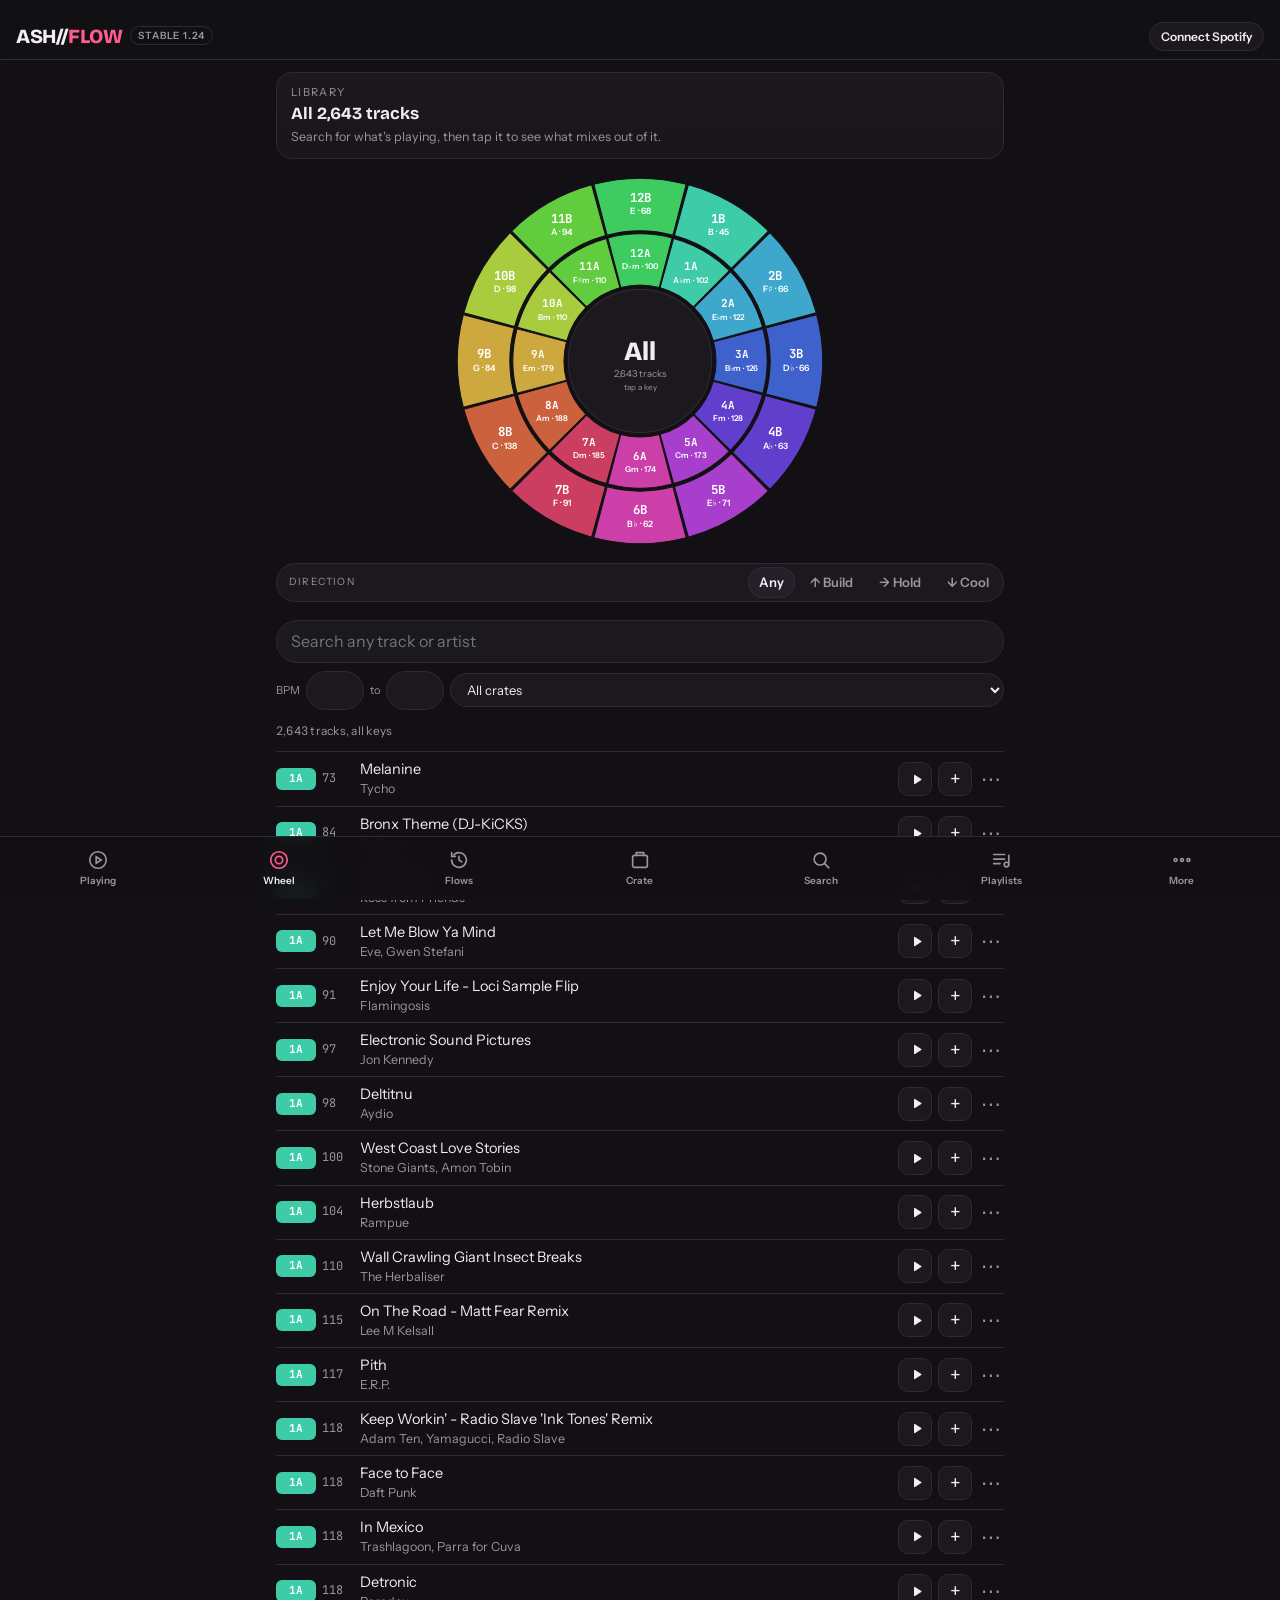
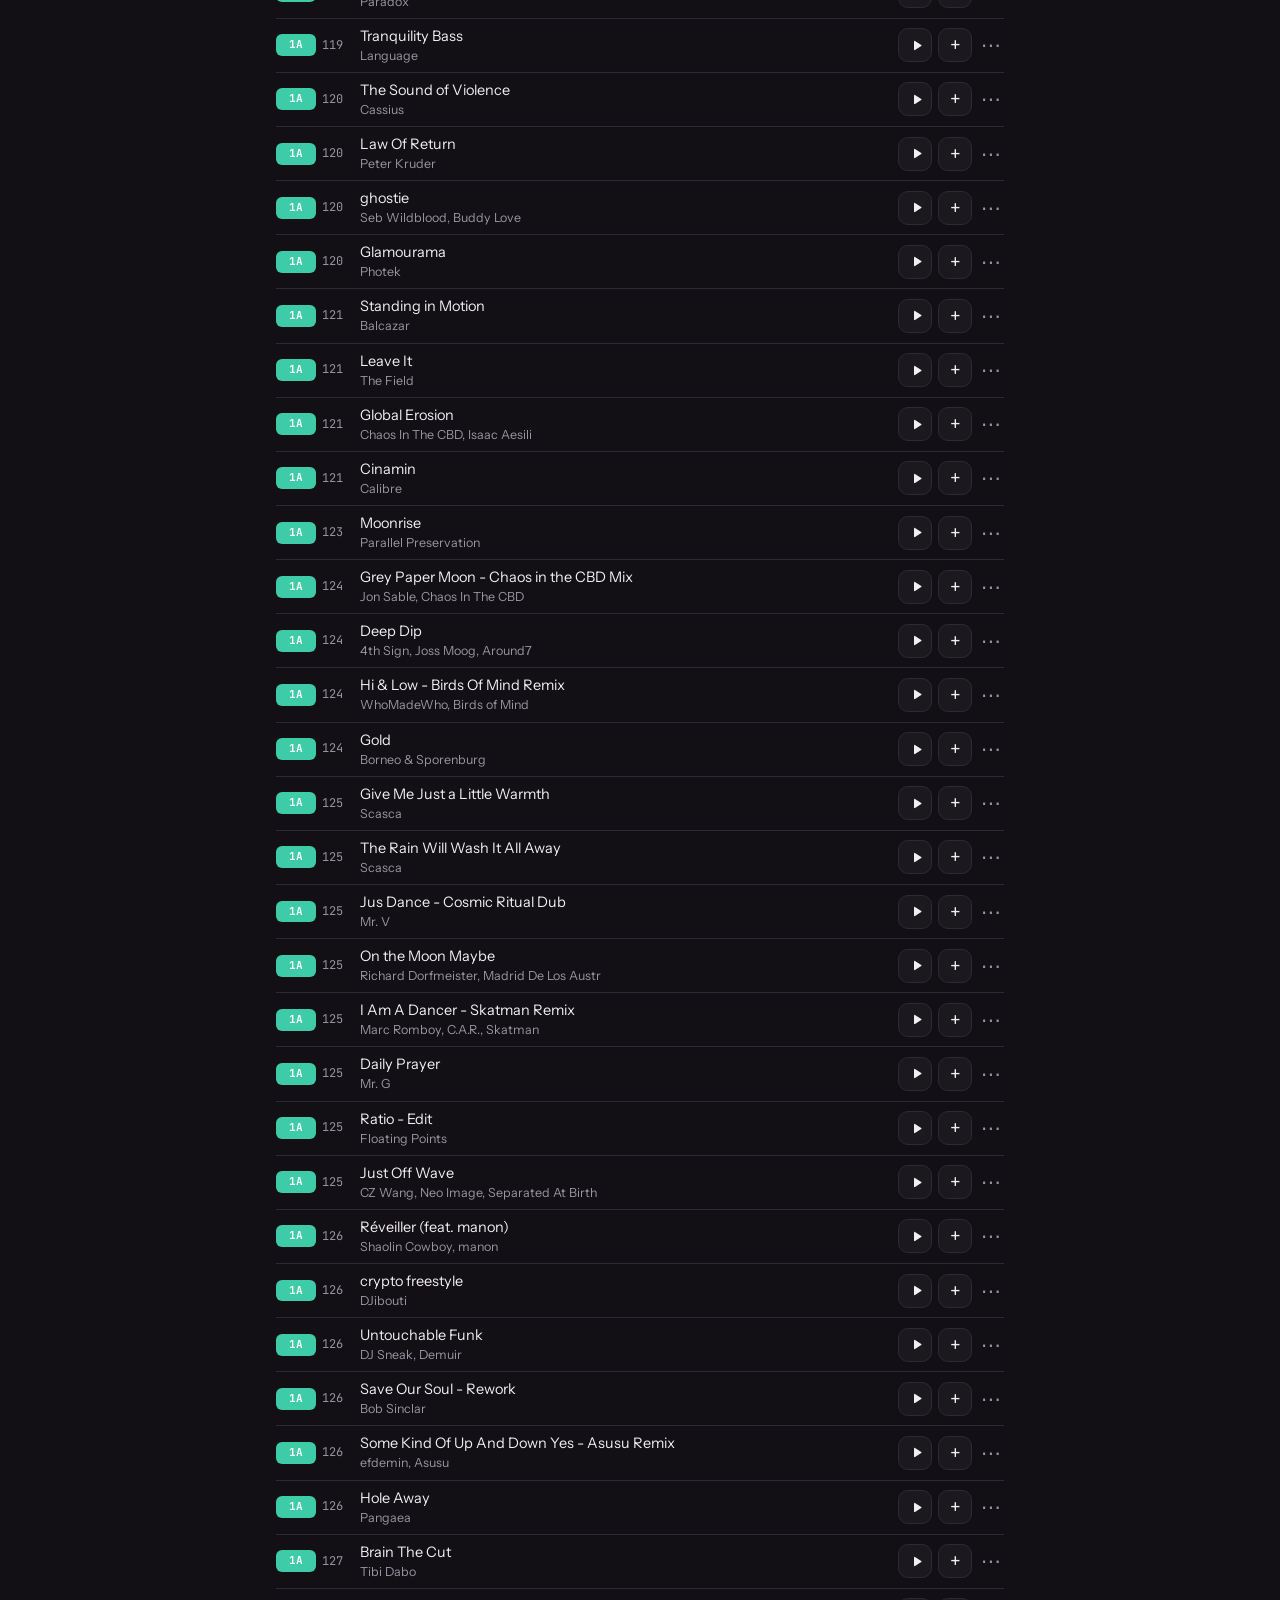
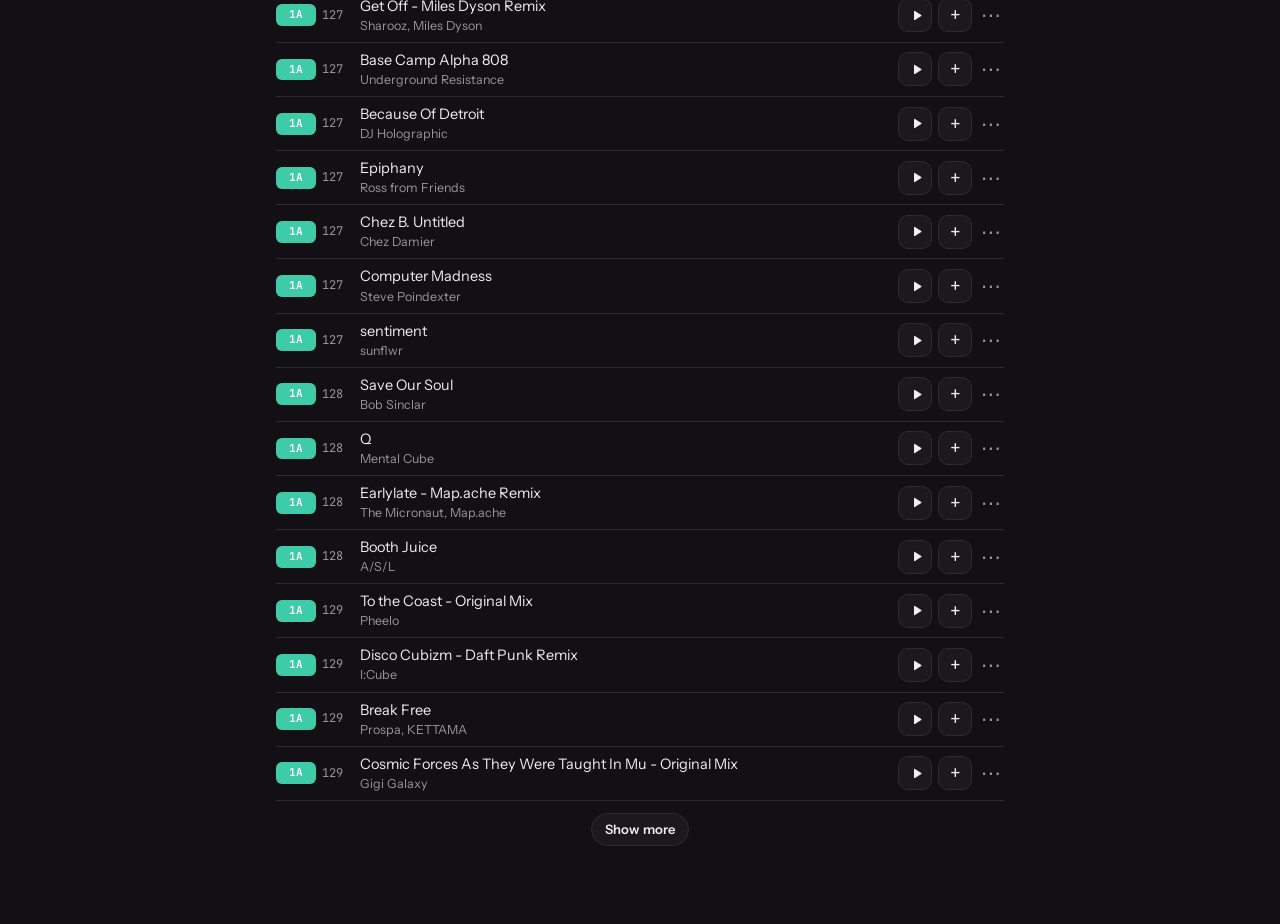
<file: index.html>
<!doctype html>
<html lang="en">
<head>
<meta charset="utf-8">
<meta name="viewport" content="width=device-width, initial-scale=1, viewport-fit=cover">
<title>ASH//FLOW</title>
<meta name="description" content="ASH//FLOW: browse your crates by key, follow the flow, and turn listening sessions into Spotify playlists.">
<meta name="theme-color" content="#121014">
<meta name="apple-mobile-web-app-capable" content="yes">
<meta name="mobile-web-app-capable" content="yes">
<meta name="apple-mobile-web-app-status-bar-style" content="black-translucent">
<meta name="apple-mobile-web-app-title" content="ASH//FLOW">
<link rel="manifest" href="manifest.webmanifest">
<link rel="apple-touch-icon" href="icons/apple-touch-icon.png">
<link rel="icon" type="image/png" href="icons/icon-192.png">
<link rel="preconnect" href="https://fonts.googleapis.com">
<link rel="stylesheet" href="https://fonts.googleapis.com/css2?family=Bricolage+Grotesque:opsz,wght@12..96,700;12..96,800&family=Instrument+Sans:wght@400;500;600&family=JetBrains+Mono:wght@500;700&display=swap">
<link rel="stylesheet" href="app.css">
</head>
<body>
<header class="top">
  <div class="brand">ASH//<span class="fl">FLOW</span><span class="ver" id="appVer"></span></div>
  <button class="pill" id="spotifyBtn" type="button">Connect Spotify</button>
</header>

<main>
  <!-- WHEEL -->
  <section class="view" id="view-wheel">
    <div class="anchor" id="anchor"></div>
    <svg class="wheel" id="wheel" viewBox="0 0 520 520" role="group" aria-label="Camelot key wheel"></svg>
    <div class="dir" id="dir" role="group" aria-label="Set direction"></div>
    <div class="moves" id="moves"></div>
    <div class="filters">
      <input id="q" type="search" placeholder="Search any track or artist" aria-label="Search any track or artist" autocomplete="off">
      <div class="frow">
        <label>BPM <input id="tmin" type="number" inputmode="numeric" aria-label="Lowest BPM"> to <input id="tmax" type="number" inputmode="numeric" aria-label="Highest BPM"></label>
        <select id="crate" aria-label="Crate"><option value="">All crates</option></select>
      </div>
    </div>
    <div class="count" id="count"></div>
    <div class="list" id="list"></div>
    <button class="btn ghost more" id="more" type="button" hidden>Show more</button>
  </section>

  <!-- PLAYING -->
  <section class="view" id="view-playing" hidden>
    <div id="pvEmpty" class="note">Nothing playing in Spotify right now. Tap ▶ on any track, or start something in Spotify.</div>
    <div id="pv" hidden>
      <div class="pv-art" id="pvArt"></div>
      <div class="pv-meta">
        <div class="pv-t" id="pvTitle"></div>
        <div class="pv-a" id="pvArtist"></div>
        <div class="pv-k" id="pvKey"></div>
        <div id="pvWhere"></div>
      </div>
      <div class="pv-prog">
        <input type="range" id="pvSeek" min="0" max="1000" value="0" step="1" aria-label="Track position">
        <div class="pv-times"><span id="pvPos">0:00</span><span id="pvDev"></span><span id="pvLeft">-0:00</span></div>
      </div>
      <div class="pv-ctrl">
        <button type="button" id="pvPrev" aria-label="Previous track"></button>
        <button type="button" id="pvPP" class="big" aria-label="Play or pause"></button>
        <button type="button" id="pvNext" aria-label="Next track"></button>
      </div>
      <div class="pv-vol" id="pvVolRow">
        <span class="vi" id="pvVolIco"></span>
        <input type="range" id="pvVol" min="0" max="100" step="1" value="50" aria-label="Volume">
        <span class="vp" id="pvVolPct">–</span>
      </div>
      <button class="devbtn" id="pvDevice" type="button"><span class="dico" id="pvDevIco"></span><span><small>Playing on</small><b id="pvDevName">—</b></span><span class="chev" id="pvChev"></span></button>
      <button class="btn" id="pvMix" type="button">Mix out of this</button>
      <div class="qhead"><h2>Suggested next</h2><label class="htog" title="If nothing is queued, the top suggestion queues itself 8 seconds before the track ends"><input type="checkbox" id="autoTog2"> Auto-pick</label></div>
      <p class="note" id="sugNote">Best matches from what's playing, by key and BPM. Swipe right to queue.</p>
      <div class="list" id="pvSuggest"></div>
      <div class="qhead"><h2>Up next</h2><button class="btn ghost danger" id="qClear" type="button" hidden>Clear queue</button></div>
      <p class="note">Swipe right on any track to queue it. Drag <b>≡</b> to reorder, tap <b>✕</b> to remove. Each label shows how the track mixes from the one before it.</p>
      <div class="list" id="pvQueue"></div>
    </div>
  </section>

  <!-- HISTORY -->
  <section class="view" id="view-history" hidden>
    <h2>Flows</h2>
    <p class="note">Everything you play, grouped into flows. An hour's break starts a new one.</p>
    <div id="histWrap"></div>
  </section>

  <!-- BROWSE (artist / album) -->
  <section class="view" id="view-browse" hidden>
    <button class="btn ghost back" id="browseBack" type="button">‹ Back</button>
    <div id="browseWrap"></div>
  </section>

  <!-- MATCH REVIEW -->
  <section class="view" id="view-match" hidden>
    <button class="btn ghost back" id="matchBack" type="button">‹ Back</button>
    <h2>Check the matches</h2>
    <p class="note" id="matchInfo"></p>
    <div id="matchList" class="mlist"></div>
    <div class="save">
      <button class="btn" id="matchSave" type="button">Save ticked tracks</button>
      <p class="status" id="matchStatus" role="status"></p>
    </div>
  </section>

  <!-- CRATE -->
  <section class="view" id="view-crate" hidden>
    <h2>Crate in progress</h2>
    <p class="note">Tap <b>+</b> on tracks to add them. Drag <b>≡</b> to reorder, then save to Spotify.</p>
    <div class="crate-actions">
      <button class="btn ghost" id="fromPath" type="button">Add my thread</button>
      <button class="btn ghost" id="fromList" type="button">Add current list</button>
      <button class="btn ghost danger" id="clearCrate" type="button">Clear</button>
    </div>
    <div class="count" id="crateCount"></div>
    <div class="list" id="crateList"></div>
    <div class="save">
      <div class="seg2" role="radiogroup" aria-label="Where to save">
        <label><input type="radio" name="dest" value="new" checked> New playlist</label>
        <label><input type="radio" name="dest" value="existing"> Add to existing</label>
      </div>
      <div id="destNew">
        <label for="crateName">Playlist name</label>
        <input id="crateName" type="text" placeholder="ASH//FLOW · Techno · 128–132">
      </div>
      <div id="destExisting" hidden>
        <label for="existingPl">Your playlist</label>
        <select id="existingPl"><option value="">Loading your playlists…</option></select>
        <p class="note">Tracks already in that playlist are skipped, so nothing is doubled up.</p>
      </div>
      <label class="check"><input id="crateOrder" type="checkbox"> Sort by BPM before saving</label>
      <button class="btn" id="saveCrate" type="button">Save to Spotify</button>
      <p class="status" id="saveStatus" role="status"></p>
    </div>
  </section>

  <!-- PLAYLISTS -->
  <!-- SEARCH -->
  <section class="view" id="view-search" hidden>
    <h2>Search Spotify</h2>
    <input id="sq" type="search" placeholder="Any song or artist on Spotify" aria-label="Search Spotify" autocomplete="off" enterkeyhint="search">
    <div id="sOut"></div>
  </section>

  <section class="view" id="view-playlists" hidden>
    <h2>Your Spotify playlists</h2>
    <div id="plWrap"></div>
  </section>

  <!-- INFO -->
  <section class="view guide" id="view-info" hidden>
    <button class="btn ghost back" id="infoBack" type="button">‹ More</button>
    <h2>How ASH//FLOW works</h2>
    <p class="note">ASH//FLOW helps you find tracks that mix well together, play them through Spotify, and turn a night of listening into a playlist.</p>

    <details open><summary>The Camelot wheel explained</summary>
      <p class="gp">The wheel is a map of musical keys arranged so that keys which sound good together sit next to each other. DJ Mark Davis created it as a simpler way to use the musicians' "circle of fifths", and Mixed In Key popularised it. Spotify's Mix view, Rekordbox and most DJ software use the same codes.</p>
      <h3>The numbers: 1 to 12 around the clock</h3>
      <p class="gp">There are 12 notes in music, so there are 12 positions. Each step clockwise moves the key up by a "fifth", the most natural-sounding move in music. Neighbouring numbers share 6 of their 7 notes, which is why they blend smoothly. Numbers wrap around: 12 sits next to 1.</p>
      <h3>The letters: A and B</h3>
      <ul>
        <li><b>A = minor</b>: darker, moodier, more tension. The inner ring.</li>
        <li><b>B = major</b>: brighter, happier, more open. The outer ring.</li>
        <li>The same number in A and B (like 8A, A minor, and 8B, C major) uses exactly the same 7 notes, just centred differently. That's why the mood switch works.</li>
      </ul>
      <h3>The colours</h3>
      <p class="gp">The colour only tells you the <b>number</b>. Each number has its own colour, arranged in rainbow order around the wheel, so neighbouring numbers have neighbouring colours. 8A and 8B share a colour. Colours that sit close together on the wheel usually mix well; colours from opposite sides usually clash.</p>
      <div class="swatches" id="swatches"></div>
      <p class="gp">These are ASH//FLOW's colours. Spotify's Mix view and other apps use their own colour sets, so the same key can be a different colour there. The code (like 7B) is what matters, not the colour.</p>
      <h3>What the wheel shows you</h3>
      <ul>
        <li><b>White outline</b>: the key you've selected, or the key of the track you're mixing out of.</li>
        <li><b>Bright colours</b>: keys that mix well with it, using the moves you have switched on.</li>
        <li><b>Dark grey</b>: keys that don't fit. Mixing into these will usually clash.</li>
        <li>The small number under each key (like <b>Am · 188</b>) is the key's name and how many of your tracks are in it.</li>
        <li>Tap the centre to show every track again.</li>
      </ul>
      <h3>The moves, safest first</h3>
      <div class="movetab">
        <div><b>Same key</b><span>8A → 8A</span><small>All 7 notes shared. Always works.</small></div>
        <div><b>One step</b><span>8A → 7A or 9A</span><small>6 of 7 notes shared. Smooth; +1 lifts slightly, −1 settles.</small></div>
        <div><b>Mood switch</b><span>8A → 8B</span><small>All 7 notes shared, new centre. Minor to major brightens; major to minor darkens.</small></div>
        <div><b>Diagonal</b><span>8A → 9B, 8B → 7A</span><small>6 of 7 notes shared, plus a mood change. Colourful but still works.</small></div>
        <div><b>Energy boost</b><span>8A → 10A</span><small>5 of 7 notes shared. Raises the key a whole step for a noticeable lift. Use sparingly, ideally on a clean break.</small></div>
      </div>
      <h3>Labels you'll see in lists</h3>
      <ul>
        <li>Pink capitals above a track (like <b>ONE STEP</b>) tell you which move gets you there from the track you're mixing out of.</li>
        <li><b>Key clash</b> in amber, in your queue, means that transition breaks the rules. It might still work over a drum break, but listen first.</li>
        <li><b>?</b> means the track has no key in your library yet.</li>
        <li><b class="gmem">★ Played after this</b> in green means you've gone from the track you're mixing out of into that one before, in a flow or a crate you saved. Those float to the top.</li>
        <li><b>Live set:</b> when you play a track, Spotify plays from a private playlist called <b>ASH//FLOW Live</b>. Everything after the playing track is your queue, so you can play something next, reorder or remove tracks, and nothing gets skipped. Turn it off on the More tab.</li>
        <li><b>✎</b> next to a title means you've left yourself a note on it. Add one from the <b>⋯</b> menu.</li>
      </ul>
      <h3>Direction</h3>
      <p>The <b>Direction</b> switch under the wheel tells the app where you want the night to go. <b>Build</b> favours a few BPM up, energy boosts and minor to major. <b>Hold</b> keeps BPM and key close. <b>Cool</b> favours BPM down and major to minor, and avoids boosts. <b>Any</b> just ranks by closest key and BPM. It only changes the <b>order</b> of the wheel list and the suggestions on the Playing tab, never how many tracks you see. It works from the track you're mixing out of, and each row shows the BPM change from it (like <b>+3</b>). Each flow on the Flows tab has a BPM chart so you can see the shape of the night afterwards.</p>
      <p class="gp">The wheel narrows the options. BPM, energy, vocals and phrasing still decide whether a blend works, so trust your ears over the colours.</p>
    </details>

    <details><summary>Getting started</summary>
      <ul>
        <li>Open the app from its home-screen icon. To install it again: open <b>ashleyfouche.github.io/key-wheel</b> in Safari, tap <b>Share → Add to Home Screen</b>.</li>
        <li>Tap <b>Connect Spotify</b> (top right) and approve. Playback needs Spotify Premium.</li>
        <li>If a bar says <b>Reconnect Spotify</b>, tap it once. That happens when a new feature needs an extra permission.</li>
      </ul>
    </details>

    <details><summary>The wheel and keys</summary>
      <ul>
        <li>Every key has a number from 1 to 12 and a letter. <b>A</b> is minor (darker), <b>B</b> is major (brighter). The outer ring is B, the inner ring is A.</li>
        <li>Tap a key to see the keys that mix well with it and your tracks in them. Tap the centre to go back to all tracks.</li>
        <li><b>Same key</b>: the safest blend. <b>One step</b>: one number up or down, same letter. <b>Mood switch</b>: same number, other letter (lifts or darkens). <b>Energy boost</b>: two numbers up, use sparingly. <b>Diagonal</b>: minor one up to major, or major one down to minor.</li>
        <li>Tap a move button to show only that move. Tap it again to show every move.</li>
        <li>Search always looks through every track, whatever key is selected.</li>
      </ul>
    </details>

    <details><summary>Your thread</summary>
      <ul>
        <li>Tap a track's name to mix out of it. The wheel jumps to its key, the BPM filter sets to 6 either side, and the list shows what fits.</li>
        <li>Keep tapping tracks to build your <b>thread</b>, the chain of tracks you've moved through.</li>
        <li><b>‹ Back one</b> steps back a track. Tap any track in the thread to jump back to it. <b>Clear thread</b> starts again.</li>
        <li><b>Save thread as crate</b> puts the whole thread into your crate in order.</li>
      </ul>
    </details>

    <details><summary>Playing through Spotify</summary>
      <ul>
        <li><b>▶</b> plays a track straight away. <b>+</b> adds it to your crate. <b>⋯</b> opens more options: queue, mix out of it, go to the artist or album, or open it in Spotify.</li>
        <li><b>Swipe right</b> on any track to add it to your queue.</li>
        <li>Your queue lives in ASH//FLOW, so you can reorder it and remove tracks, which Spotify doesn't let other apps do. The app hands Spotify one track at a time, so keep ASH//FLOW open while you play. The next track (marked "Sent to Spotify") can't be removed.</li>
        <li>Music plays on whichever device Spotify is using: your phone, a speaker, AirPods or your laptop. Spotify needs to be open, or recently used, somewhere.</li>
        <li>The bar at the bottom shows what's playing, with its key. <b>Mix out of this</b> makes it your starting track.</li>
        <li><b>Follow</b>: every new track Spotify plays becomes the track you mix out of and joins your thread automatically.</li>
        <li>The <b>Playing</b> tab shows large artwork, a progress bar you can drag, skip buttons, and <b>Up next</b>, your queue, labelled with how each track mixes from the one before. A clash shows as <b>Key clash</b>.</li>
        <li>Tap an artist or album from the <b>⋯</b> menu to see their tracks and releases, with keys from your library where you have them.</li>
      </ul>
    </details>

    <details><summary>Flows</summary>
      <ul>
        <li>Every track that plays for 30 seconds or more is saved, whether you started it here or in Spotify. Quick skips are left out.</li>
        <li>Plays are grouped into <b>flows</b>. A break of more than an hour starts a new one.</li>
        <li>Opening the app also collects your last 50 plays from Spotify, so tracks played while the app was closed still appear.</li>
        <li><b>Use as crate</b> starts a fresh crate from a flow. <b>Add to crate</b> adds a flow after what's already there, skipping repeats, so you can combine nights.</li>
      </ul>
    </details>

    <details><summary>Crates and saving to Spotify</summary>
      <ul>
        <li>Add tracks with <b>+</b>, your thread, a flow, or the current list.</li>
        <li>Drag the <b>≡</b> handle to change the order. Tick <b>Sort by BPM</b> to order by BPM when saving.</li>
        <li><b>New playlist</b> creates a private Spotify playlist. <b>Add to existing</b> adds to one of your playlists and skips tracks already in it.</li>
        <li>Spotify doesn't let apps move playlists into folders, so drag them into a folder in Spotify yourself.</li>
      </ul>
    </details>

    <details><summary>Your playlists</summary>
      <ul>
        <li>The <b>Playlists</b> tab shows playlists you own, with keys from your library. Spotify only shares the tracks of playlists you own, so copy anything else into one of yours first.</li>
        <li>Tracks marked <b>?</b> don't have a key in your library yet.</li>
      </ul>
    </details>

    <details><summary>Adding keys for new tracks</summary>
      <ol>
        <li>Put the new tracks in one of your own Spotify playlists, open it on your phone and tap <b>Mix</b> so keys and BPMs show.</li>
        <li>Screenshot the list as you scroll and send the screenshots to Claude.</li>
        <li>Claude replies with lines like <code>7B | 130 | Positive | Jamback | 2:49</code>. Copy them.</li>
        <li>Open that playlist in the <b>Playlists</b> tab, tap <b>Add keys</b>, paste and tap <b>Match</b>. ASH//FLOW pairs each line with the exact track in the playlist. Anything it can't find there, it searches Spotify for, using the length to pick the right version.</li>
        <li>Check the list: <b>✓</b> is a confident match, <b>⚠</b> needs a look (unticked until you tick it), <b>✕</b> wasn't found. Tap <b>Save ticked tracks</b>.</li>
        <li>For tracks that aren't in a playlist, paste into <b>More → Add tracks</b> instead.</li>
      </ol>
    </details>

    <details><summary>Good to know</summary>
      <ul>
        <li>Your crate, flows and added tracks are stored on this phone. Use <b>More → Back up my data</b> now and then, especially before changing phones.</li>
        <li>Spotify asks you to log in again about every six months.</li>
        <li>The wheel and your library work offline. Playing and saving need a connection.</li>
        <li>Keys come from Spotify's Mix view, so a few may be off by a step. The rules narrow the options; your ears decide the blend.</li>
      </ul>
    </details>
  </section>

  <!-- SETTINGS -->
  <section class="view" id="view-more" hidden>
    <button class="infolink" id="openInfo" type="button"><span><b>How ASH//FLOW works</b><small>Every feature explained</small></span><span aria-hidden="true">›</span></button>
    <h2>Library</h2>
    <p class="note" id="libInfo"></p>
    <div class="crate-actions">
      <button class="btn ghost" id="backup" type="button">Back up my data</button>
      <label class="btn ghost filebtn">Restore backup<input id="restore" type="file" accept="application/json,.json" hidden></label>
    </div>
    <h2>Add tracks</h2>
    <p class="note">Best route: open the playlist in the <b>Playlists</b> tab and use <b>Add keys</b> there. Use this box for tracks that aren't in one of your playlists; ASH//FLOW searches Spotify to find them. One track per line: <code>key | BPM | title | artist | length</code>.</p>
    <textarea id="paste" rows="6" placeholder="7B | 130 | Positive | Jamback | 2:49"></textarea>
    <button class="btn" id="addPaste" type="button">Find tracks</button>
    <p class="status" id="pasteStatus" role="status"></p>
    <h2>Spotify</h2>
    <p class="note" id="spInfo"></p>
    <label class="check"><input id="liveTog" type="checkbox"> <span><b>Live set</b> (recommended). Spotify plays from a private playlist called “ASH//FLOW Live” that the app edits as you queue, so tracks can be played next, moved or removed without skipping.</span></label>
    <div class="crate-actions"><button class="btn" id="connCheck" type="button">Connection check</button><button class="btn ghost" id="logout" type="button">Disconnect Spotify</button></div>
    <div id="connOut" hidden></div>
    <h2>About the keys</h2>
    <p class="note">Keys and BPMs come from Spotify's Mix view. A is minor, B is major. Same key, one step, mood switch (same number, other letter), energy boost (+2) and diagonal moves all mix cleanly. The rules narrow the field; your ears decide the blend.</p>
  </section>
</main>

<div class="np" id="np" hidden>
  <div class="np-heads" id="npHeads" hidden></div>
  <div class="np-main">
    <span class="np-art" id="npArt"></span>
    <div class="np-text"><div class="np-t" id="npTitle"></div><div class="np-a" id="npSub"></div></div>
    <button class="np-vol" id="npVolBtn" type="button" aria-label="Volume"></button>
    <button class="np-pp" id="npPP" type="button" aria-label="Play or pause"></button>
  </div>
  <div class="np-volrow" id="npVolRow" hidden>
    <button class="vstep" id="npVolDown" type="button" aria-label="Volume down">−</button>
    <input type="range" id="npVol" min="0" max="100" step="1" value="50" aria-label="Volume">
    <button class="vstep" id="npVolUp" type="button" aria-label="Volume up">+</button>
    <span class="vp" id="npVolPct">–</span>
  </div>
  <div class="np-acts">
    <button class="chip" id="npMix" type="button">Mix out of this</button>
    <button class="chip" id="npQueue" type="button">Queue · 0</button>
    <button class="chip" id="npFollow" type="button" aria-pressed="false">Follow</button>
  </div>
</div>
<nav class="tabs" aria-label="Sections">
  <button data-view="playing" type="button"><svg viewBox="0 0 24 24" aria-hidden="true"><circle cx="12" cy="12" r="9"/><path d="M10 8.5v7l5.5-3.5z"/></svg>Playing</button>
  <button data-view="wheel" class="on" type="button"><svg viewBox="0 0 24 24" aria-hidden="true"><circle cx="12" cy="12" r="9"/><circle cx="12" cy="12" r="4"/></svg>Wheel</button>
  <button data-view="history" type="button"><svg viewBox="0 0 24 24" aria-hidden="true"><path d="M4 12a8 8 0 1 0 2.4-5.7"/><path d="M4 4v4h4"/><path d="M12 8v4l3 2"/></svg>Flows</button>
  <button data-view="crate" type="button"><svg viewBox="0 0 24 24" aria-hidden="true"><rect x="4" y="7" width="16" height="13" rx="2"/><path d="M8 7V4h8v3"/></svg>Crate <span class="badge" id="crateBadge" hidden></span></button>
  <button data-view="search" type="button"><svg viewBox="0 0 24 24" aria-hidden="true"><circle cx="11" cy="11" r="6.5"/><path d="M16 16l4.5 4.5"/></svg>Search</button>
  <button data-view="playlists" type="button"><svg viewBox="0 0 24 24" aria-hidden="true"><path d="M4 6h12M4 11h12M4 16h7"/><circle cx="18" cy="17" r="2.5"/><path d="M20.5 17V7"/></svg>Playlists</button>
  <button data-view="more" type="button"><svg viewBox="0 0 24 24" aria-hidden="true"><circle cx="5" cy="12" r="1.6"/><circle cx="12" cy="12" r="1.6"/><circle cx="19" cy="12" r="1.6"/></svg>More</button>
</nav>
<div class="toast" id="toast" role="status" hidden></div>
<div class="sheet-bg" id="sheetBg" hidden></div>
<div class="sheet" id="sheet" role="dialog" aria-modal="true" aria-label="Track options" hidden></div>

<script src="icons.js"></script>
<script src="config.js"></script>
<script src="spotify.js"></script>
<script src="app.js"></script>
</body>
</html>
</file>
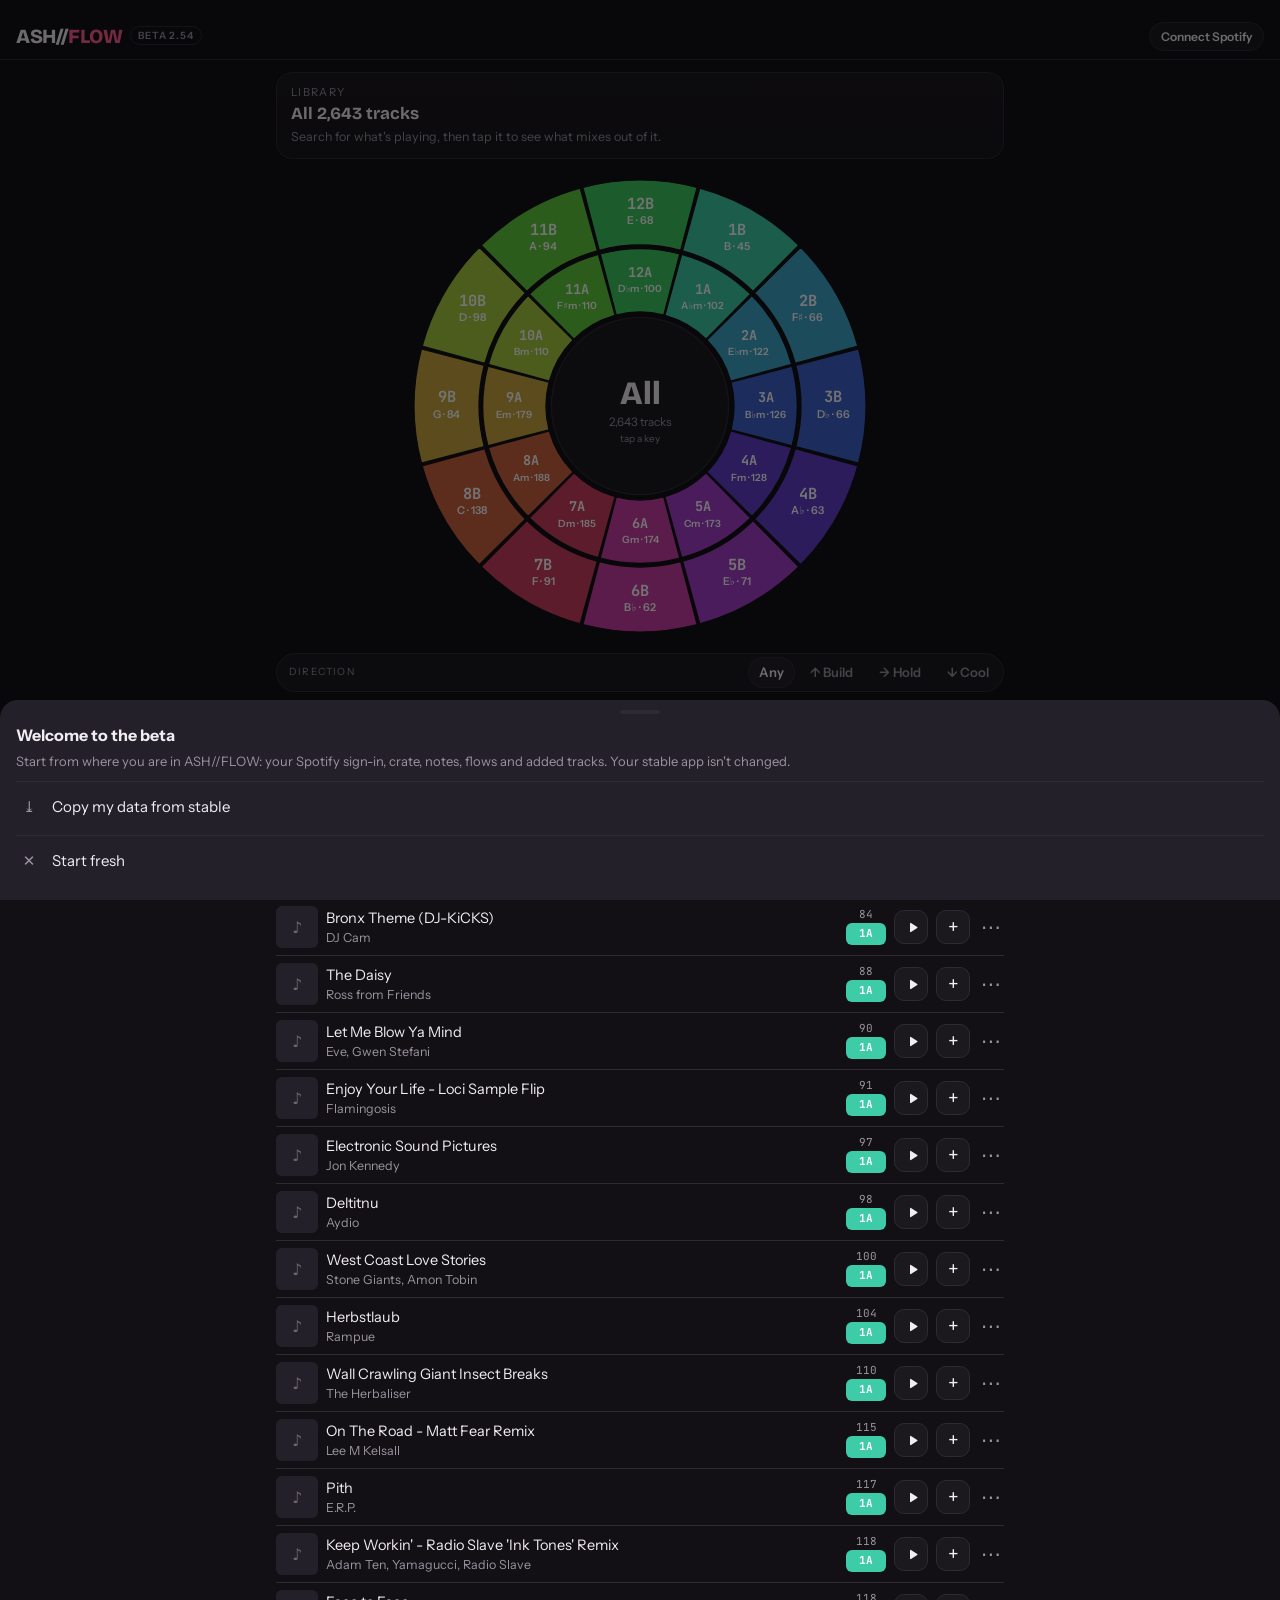
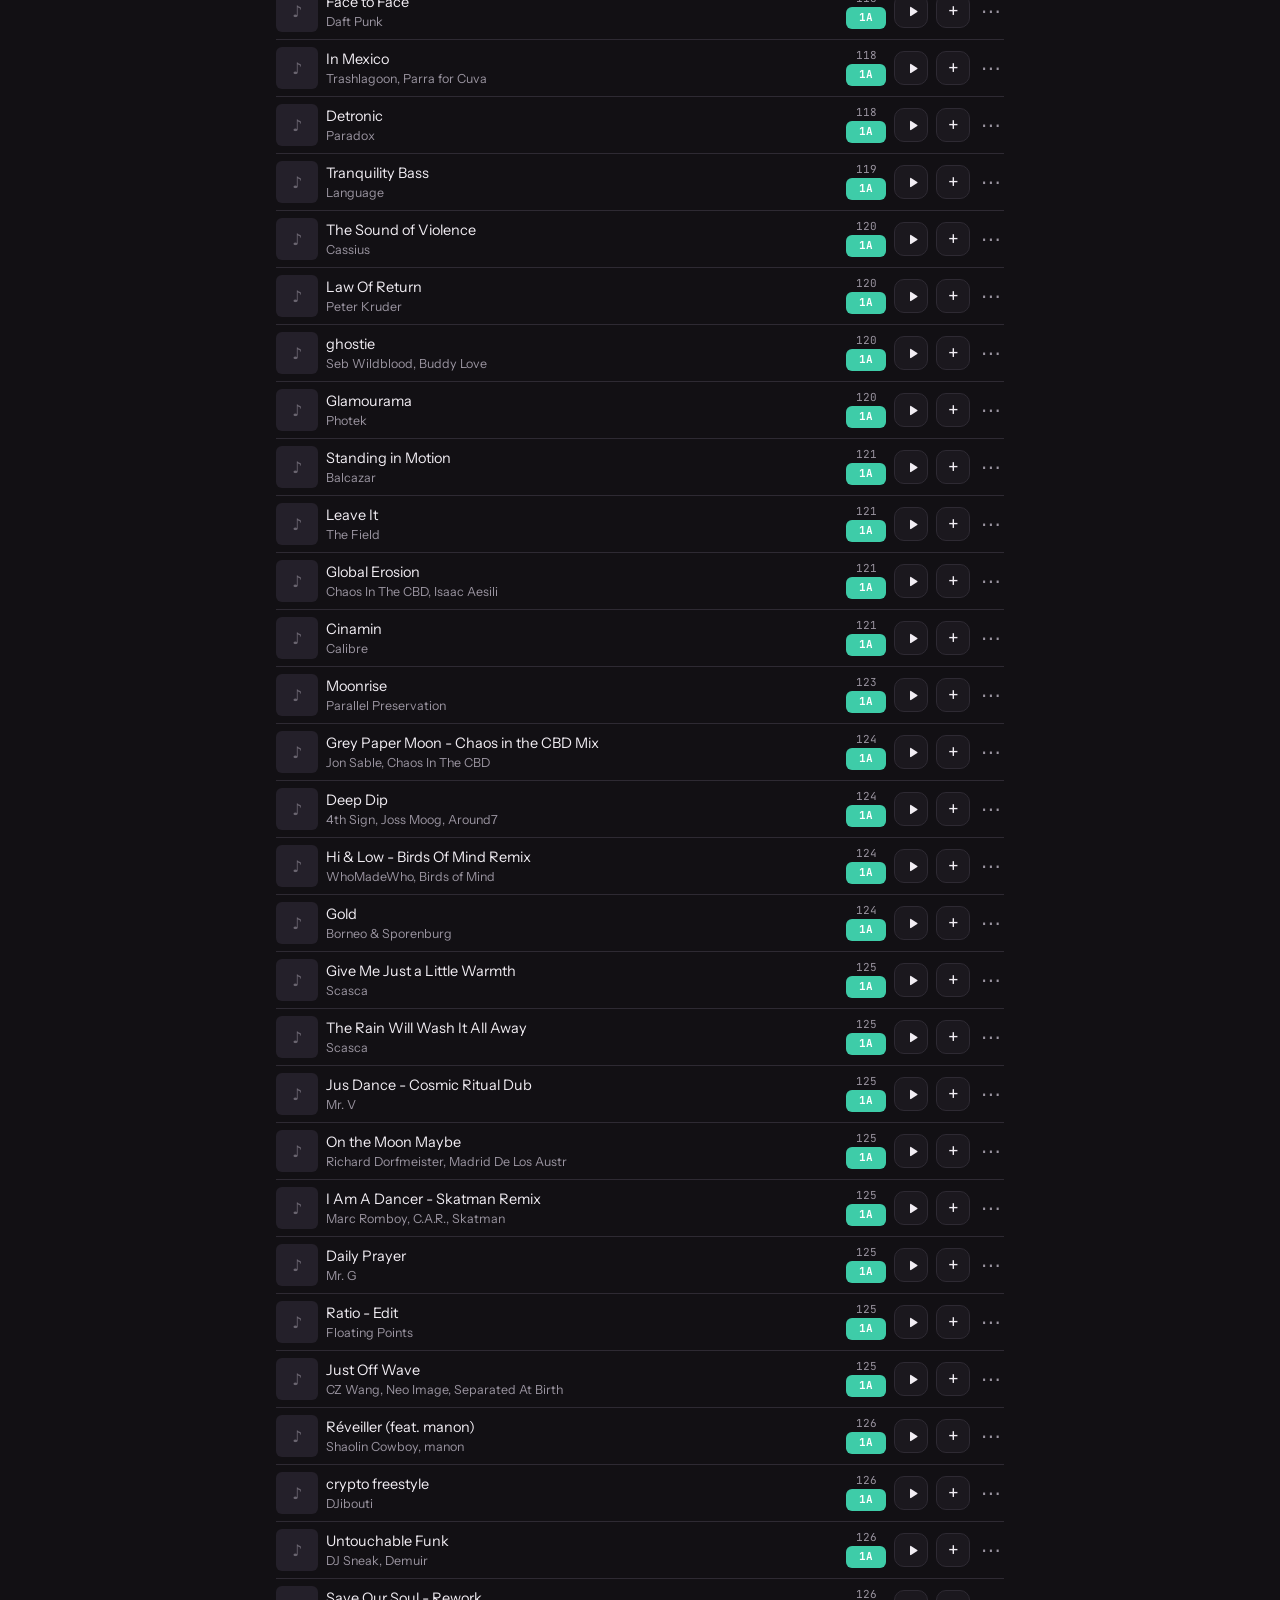
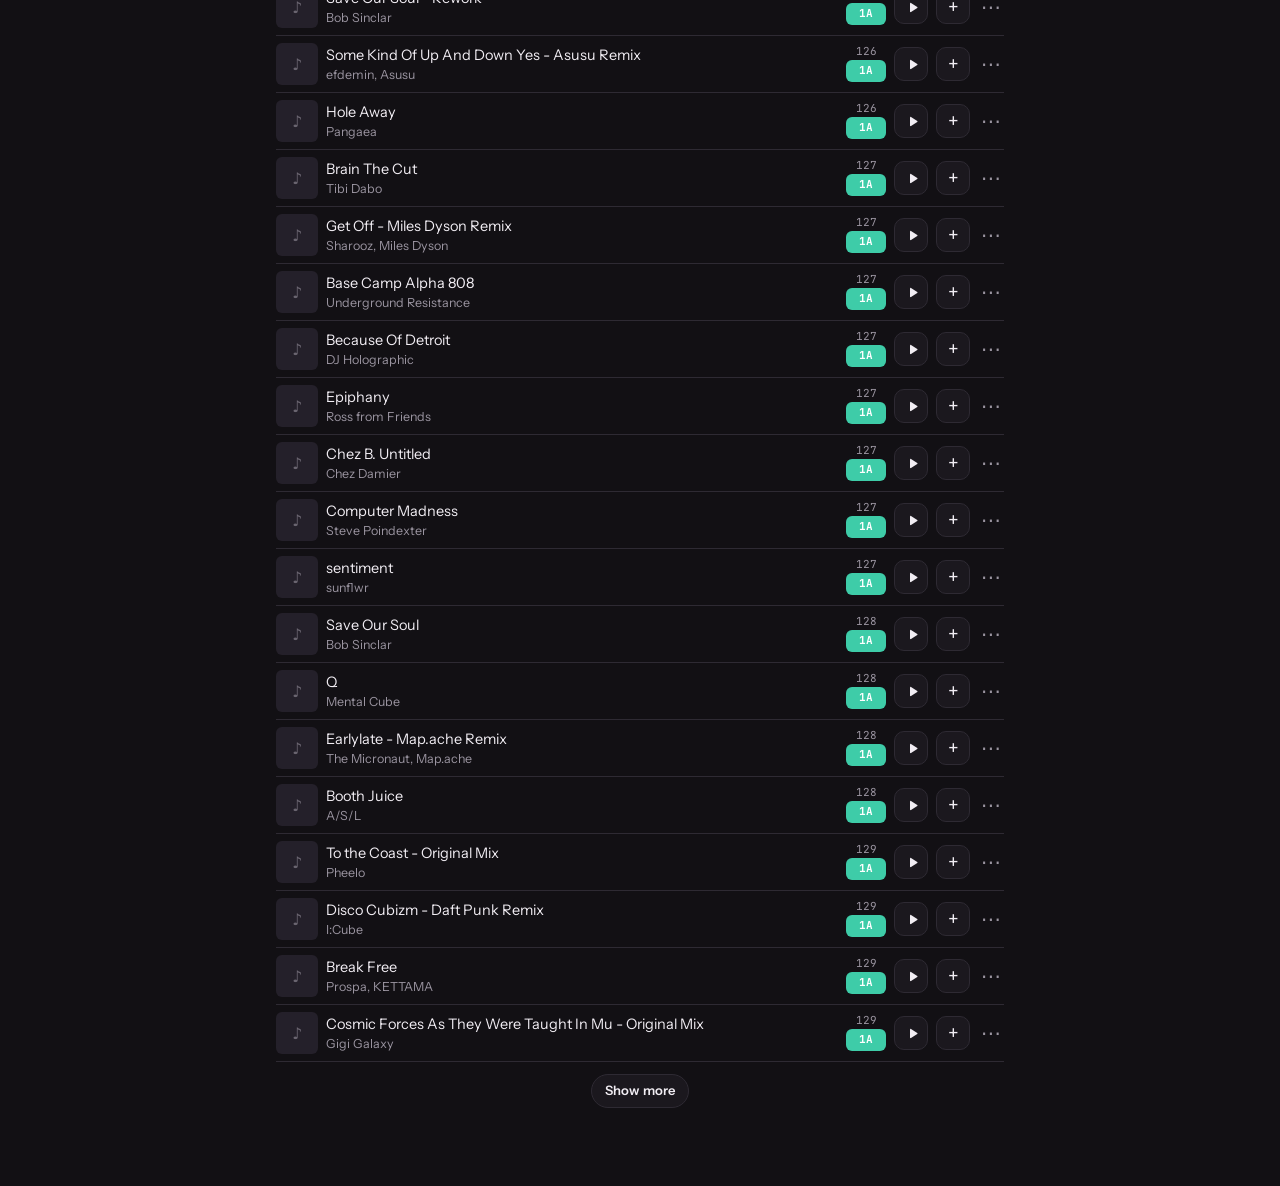
<file: beta/index.html>
<!doctype html>
<html lang="en">
<head>
<meta charset="utf-8">
<meta name="viewport" content="width=device-width, initial-scale=1, viewport-fit=cover">
<title>ASH//FLOW β</title>
<meta name="description" content="ASH//FLOW: browse your crates by key, follow the flow, and turn listening sessions into Spotify playlists.">
<meta name="theme-color" content="#121014">
<meta name="apple-mobile-web-app-capable" content="yes">
<meta name="mobile-web-app-capable" content="yes">
<meta name="apple-mobile-web-app-status-bar-style" content="black-translucent">
<meta name="apple-mobile-web-app-title" content="FLOW β">
<link rel="manifest" href="manifest.webmanifest">
<link rel="apple-touch-icon" href="icons/apple-touch-icon.png">
<link rel="icon" type="image/png" href="icons/icon-192.png">
<link rel="preconnect" href="https://fonts.googleapis.com">
<link rel="stylesheet" href="https://fonts.googleapis.com/css2?family=Bricolage+Grotesque:opsz,wght@12..96,700;12..96,800&family=Instrument+Sans:wght@400;500;600&family=JetBrains+Mono:wght@500;700&display=swap">
<link rel="stylesheet" href="app.css">
</head>
<body>
<header class="top">
  <div class="brand">ASH//<span class="fl">FLOW</span><span class="ver" id="appVer"></span></div>
  <button class="pill" id="spotifyBtn" type="button">Connect Spotify</button>
</header>

<main>
  <!-- WHEEL -->
  <section class="view" id="view-wheel">
    <div class="anchor" id="anchor"></div>
    <svg class="wheel" id="wheel" viewBox="0 0 520 520" role="group" aria-label="Camelot key wheel"></svg>
    <div class="dir" id="dir" role="group" aria-label="Set direction"></div>
    <div class="moves" id="moves"></div>
    <div class="filters">
      <input id="q" type="search" placeholder="Search any track or artist" aria-label="Search any track or artist" autocomplete="off">
      <div class="frow">
        <label>BPM <input id="tmin" type="number" inputmode="numeric" aria-label="Lowest BPM"> to <input id="tmax" type="number" inputmode="numeric" aria-label="Highest BPM"></label>
        <select id="crate" aria-label="Crate"><option value="">All crates</option></select>
      </div>
      <div class="gchips" id="gChips" role="group" aria-label="Genre filter" hidden></div>
    </div>
    <div class="count" id="count"></div>
    <div class="list" id="list"></div>
    <button class="btn ghost more" id="more" type="button" hidden>Show more</button>
  </section>

  <!-- PLAYING -->
  <section class="view" id="view-playing" hidden>
    <div id="pvEmpty" class="note">Nothing playing in Spotify right now. Tap ▶ on any track, or start something in Spotify.</div>
    <div id="pv" hidden>
      <div class="pv-art" id="pvArt"></div>
      <div class="pv-meta">
        <div class="pv-t" id="pvTitle"></div>
        <div class="pv-a" id="pvArtist"></div>
        <button class="pvlike like" id="pvLike" type="button" aria-label="Add to Liked Songs"></button>
        <div class="pv-k" id="pvKey"></div>
        <div class="pv-g" id="pvGenre"></div>
        <div id="pvWhere"></div>
      </div>
      <div class="pv-prog">
        <input type="range" id="pvSeek" min="0" max="1000" value="0" step="1" aria-label="Track position">
        <div class="pv-times"><span id="pvPos">0:00</span><span id="pvDev"></span><span id="pvLeft">-0:00</span></div>
      </div>
      <div class="pv-ctrl">
        <button type="button" id="pvPrev" aria-label="Previous track"></button>
        <button type="button" id="pvPP" class="big" aria-label="Play or pause"></button>
        <button type="button" id="pvNext" aria-label="Next track"></button>
      </div>
      <div class="pv-vol" id="pvVolRow">
        <span class="vi" id="pvVolIco"></span>
        <input type="range" id="pvVol" min="0" max="100" step="1" value="50" aria-label="Volume">
        <span class="vp" id="pvVolPct">–</span>
      </div>
      <button class="devbtn" id="pvDevice" type="button"><span class="dico" id="pvDevIco"></span><span><small>Playing on</small><b id="pvDevName">—</b></span><span class="chev" id="pvChev"></span></button>
      <button class="btn" id="pvMix" type="button">Mix out of this</button>
      <div id="pvNextBox" class="nextbox" hidden></div>
      <div class="qhead"><h2>Suggested next</h2><label class="htog" title="If nothing is queued, your #1 suggestion plays next"><input type="checkbox" id="autoTog2"> Auto-pick</label><label class="htog" title="Only suggest tracks in the same genre family as what's playing"><input type="checkbox" id="stayGenre"> Stay in genre</label></div>
      <p class="note" id="sugNote">Best matches from what's playing, by key and BPM. Swipe right to queue.</p>
      <div class="list" id="pvSuggest"></div>
      <div class="qhead"><h2>Up next</h2><button class="btn ghost danger" id="qClear" type="button" hidden>Clear queue</button></div>
      <p class="note">Swipe right on any track to queue it. Drag <b>≡</b> to reorder, tap <b>✕</b> to remove. Each label shows how the track mixes from the one before it.</p>
      <div class="list" id="pvQueue"></div>
    </div>
  </section>

  <!-- HISTORY -->
  <section class="view" id="view-history" hidden>
    <h2>Flows</h2>
    <p class="note">Everything you play, grouped into flows. An hour's break starts a new one, or start one yourself.</p>
    <button class="btn" id="newFlow" type="button">Start a new flow</button>
    <div id="histWrap"></div>
  </section>

  <!-- FLOW DRAFT -->
  <section class="view" id="view-draft" hidden>
    <button class="btn ghost back" id="draftBack" type="button">‹ Flows</button>
    <div id="draftWrap"></div>
  </section>

  <!-- BROWSE (artist / album) -->
  <section class="view" id="view-browse" hidden>
    <button class="btn ghost back" id="browseBack" type="button">‹ Back</button>
    <div id="browseWrap"></div>
  </section>

  <!-- MATCH REVIEW -->
  <section class="view" id="view-match" hidden>
    <button class="btn ghost back" id="matchBack" type="button">‹ Back</button>
    <h2>Check the matches</h2>
    <p class="note" id="matchInfo"></p>
    <div id="matchList" class="mlist"></div>
    <div class="save">
      <button class="btn" id="matchSave" type="button">Save ticked tracks</button>
      <p class="status" id="matchStatus" role="status"></p>
    </div>
  </section>

  <!-- CRATE -->
  <section class="view" id="view-crate" hidden>
    <h2>Crate in progress</h2>
    <p class="note">Tap <b>+</b> on tracks to add them. Drag <b>≡</b> to reorder, then save to Spotify.</p>
    <div class="crate-actions">
      <button class="btn ghost" id="fromPath" type="button">Add my thread</button>
      <button class="btn ghost" id="fromList" type="button">Add current list</button>
      <button class="btn ghost danger" id="clearCrate" type="button">Clear</button>
    </div>
    <div class="count" id="crateCount"></div>
    <div class="list" id="crateList"></div>
    <div class="save">
      <div class="seg2" role="radiogroup" aria-label="Where to save">
        <label><input type="radio" name="dest" value="new" checked> New playlist</label>
        <label><input type="radio" name="dest" value="existing"> Add to existing</label>
      </div>
      <div id="destNew">
        <label for="crateName">Playlist name</label>
        <input id="crateName" type="text" placeholder="ASH//FLOW · Techno · 128–132">
      </div>
      <div id="destExisting" hidden>
        <label for="existingPl">Your playlist</label>
        <select id="existingPl"><option value="">Loading your playlists…</option></select>
        <p class="note">Tracks already in that playlist are skipped, so nothing is doubled up.</p>
      </div>
      <label class="check"><input id="crateOrder" type="checkbox"> Sort by BPM before saving</label>
      <button class="btn" id="saveCrate" type="button">Save to Spotify</button>
      <p class="status" id="saveStatus" role="status"></p>
    </div>
  </section>

  <!-- PLAYLISTS -->
  <!-- SEARCH -->
  <section class="view" id="view-search" hidden>
    <h2>Search Spotify</h2>
    <input id="sq" type="search" placeholder="Any song or artist on Spotify" aria-label="Search Spotify" autocomplete="off" enterkeyhint="search">
    <div id="sOut"></div>
  </section>

  <section class="view" id="view-playlists" hidden>
    <h2>Your Spotify playlists</h2>
    <div id="plWrap"></div>
  </section>

  <!-- INFO -->
  <section class="view guide" id="view-info" hidden>
    <button class="btn ghost back" id="infoBack" type="button">‹ More</button>
    <h2>How ASH//FLOW works</h2>
    <p class="note">ASH//FLOW helps you find tracks that mix well together, play them through Spotify, and turn a night of listening into a playlist.</p>

    <details open><summary>The Camelot wheel explained</summary>
      <p class="gp">The wheel is a map of musical keys arranged so that keys which sound good together sit next to each other. DJ Mark Davis created it as a simpler way to use the musicians' "circle of fifths", and Mixed In Key popularised it. Spotify's Mix view, Rekordbox and most DJ software use the same codes.</p>
      <h3>The numbers: 1 to 12 around the clock</h3>
      <p class="gp">There are 12 notes in music, so there are 12 positions. Each step clockwise moves the key up by a "fifth", the most natural-sounding move in music. Neighbouring numbers share 6 of their 7 notes, which is why they blend smoothly. Numbers wrap around: 12 sits next to 1.</p>
      <h3>The letters: A and B</h3>
      <ul>
        <li><b>A = minor</b>: darker, moodier, more tension. The inner ring.</li>
        <li><b>B = major</b>: brighter, happier, more open. The outer ring.</li>
        <li>The same number in A and B (like 8A, A minor, and 8B, C major) uses exactly the same 7 notes, just centred differently. That's why the mood switch works.</li>
      </ul>
      <h3>The colours</h3>
      <p class="gp">The colour only tells you the <b>number</b>. Each number has its own colour, arranged in rainbow order around the wheel, so neighbouring numbers have neighbouring colours. 8A and 8B share a colour. Colours that sit close together on the wheel usually mix well; colours from opposite sides usually clash.</p>
      <div class="swatches" id="swatches"></div>
      <p class="gp">These are ASH//FLOW's colours. Spotify's Mix view and other apps use their own colour sets, so the same key can be a different colour there. The code (like 7B) is what matters, not the colour.</p>
      <h3>What the wheel shows you</h3>
      <ul>
        <li><b>White outline</b>: the key you've selected, or the key of the track you're mixing out of.</li>
        <li><b>Bright colours</b>: keys that mix well with it, using the moves you have switched on.</li>
        <li><b>Dark grey</b>: keys that don't fit. Mixing into these will usually clash.</li>
        <li>The small number under each key (like <b>Am · 188</b>) is the key's name and how many of your tracks are in it.</li>
        <li>Tap the centre to show every track again.</li>
      </ul>
      <h3>The moves, safest first</h3>
      <div class="movetab">
        <div><b>Same key</b><span>8A → 8A</span><small>All 7 notes shared. Always works.</small></div>
        <div><b>One step</b><span>8A → 7A or 9A</span><small>6 of 7 notes shared. Smooth; +1 lifts slightly, −1 settles.</small></div>
        <div><b>Mood switch</b><span>8A → 8B</span><small>All 7 notes shared, new centre. Minor to major brightens; major to minor darkens.</small></div>
        <div><b>Diagonal</b><span>8A → 9B, 8B → 7A</span><small>6 of 7 notes shared, plus a mood change. Colourful but still works.</small></div>
        <div><b>Energy boost</b><span>8A → 10A</span><small>5 of 7 notes shared. Raises the key a whole step for a noticeable lift. Use sparingly, ideally on a clean break.</small></div>
      </div>
      <h3>Labels you'll see in lists</h3>
      <ul>
        <li>Pink capitals above a track (like <b>ONE STEP</b>) tell you which move gets you there from the track you're mixing out of.</li>
        <li><b>Key clash</b> in amber, in your queue, means that transition breaks the rules. It might still work over a drum break, but listen first.</li>
        <li><b>?</b> means the track has no key in your library yet.</li>
        <li><b class="gmem">★ Played after this</b> in green means you've gone from the track you're mixing out of into that one before, in a flow or a crate you saved. Those float to the top.</li>
                <li><b>✎</b> next to a title means you've left yourself a note on it. Add one from the <b>⋯</b> menu.</li>
      </ul>
      <h3>Direction</h3>
      <p>The <b>Direction</b> switch under the wheel tells the app where you want the night to go. <b>Build</b> favours a few BPM up, energy boosts and minor to major. <b>Hold</b> keeps BPM and key close. <b>Cool</b> favours BPM down and major to minor, and avoids boosts. <b>Any</b> just ranks by closest key and BPM. It only changes the <b>order</b> of the wheel list and the suggestions on the Playing tab, never how many tracks you see. It works from the track you're mixing out of, and each row shows the BPM change from it (like <b>+3</b>). Each flow on the Flows tab has a BPM chart so you can see the shape of the night afterwards.</p>
      <p class="gp">The wheel narrows the options. BPM, energy, vocals and phrasing still decide whether a blend works, so trust your ears over the colours.</p>
    </details>

    <details><summary>Getting started</summary>
      <ul>
        <li>Open the app from its home-screen icon. To install it again: open <b>ashleyfouche.github.io/key-wheel</b> in Safari, tap <b>Share → Add to Home Screen</b>.</li>
        <li>Tap <b>Connect Spotify</b> (top right) and approve. Playback needs Spotify Premium.</li>
        <li>If a bar says <b>Reconnect Spotify</b>, tap it once. That happens when a new feature needs an extra permission.</li>
      </ul>
    </details>

    <details><summary>The wheel and keys</summary>
      <ul>
        <li>Every key has a number from 1 to 12 and a letter. <b>A</b> is minor (darker), <b>B</b> is major (brighter). The outer ring is B, the inner ring is A.</li>
        <li>Tap a key to see the keys that mix well with it and your tracks in them. Tap the centre to go back to all tracks.</li>
        <li><b>Same key</b>: the safest blend. <b>One step</b>: one number up or down, same letter. <b>Mood switch</b>: same number, other letter (lifts or darkens). <b>Energy boost</b>: two numbers up, use sparingly. <b>Diagonal</b>: minor one up to major, or major one down to minor.</li>
        <li>Tap a move button to show only that move. Tap it again to show every move.</li>
        <li>Search always looks through every track, whatever key is selected.</li>
      </ul>
    </details>

    <details><summary>Your thread</summary>
      <ul>
        <li>Tap a track's name to mix out of it. The wheel jumps to its key, the BPM filter sets to 6 either side, and the list shows what fits.</li>
        <li>Keep tapping tracks to build your <b>thread</b>, the chain of tracks you've moved through.</li>
        <li><b>‹ Back one</b> steps back a track. Tap any track in the thread to jump back to it. <b>Clear thread</b> starts again.</li>
        <li><b>Save thread as crate</b> puts the whole thread into your crate in order.</li>
      </ul>
    </details>

    <details><summary>Playing through Spotify</summary>
      <ul>
        <li><b>▶</b> plays a track straight away. <b>+</b> adds it to your crate. <b>⋯</b> opens more options: queue, mix out of it, go to the artist or album, or open it in Spotify.</li>
        <li><b>Swipe right</b> on any track to add it to your queue.</li>
        <li>Your queue lives in ASH//FLOW, so you can reorder it and remove tracks, which Spotify doesn't let other apps do. The app hands Spotify one track at a time, so keep ASH//FLOW open while you play. The next track (marked "Sent to Spotify") can't be removed.</li>
        <li>Music plays on whichever device Spotify is using: your phone, a speaker, AirPods or your laptop. Spotify needs to be open, or recently used, somewhere.</li>
        <li>The bar at the bottom shows what's playing, with its key. <b>Mix out of this</b> makes it your starting track.</li>
        <li><b>Follow</b>: every new track Spotify plays becomes the track you mix out of and joins your thread automatically.</li>
        <li>The <b>Playing</b> tab shows large artwork, a progress bar you can drag, skip buttons, and <b>Up next</b>, your queue, labelled with how each track mixes from the one before. A clash shows as <b>Key clash</b>.</li>
        <li>Tap an artist or album from the <b>⋯</b> menu to see their tracks and releases, with keys from your library where you have them.</li>
      </ul>
    </details>

    <details><summary>Flows</summary>
      <ul>
        <li>Every track that plays for 30 seconds or more is saved, whether you started it here or in Spotify. Quick skips are left out.</li>
        <li>Plays are grouped into <b>flows</b>. A break of more than an hour starts a new one.</li>
        <li>Opening the app also collects your last 50 plays from Spotify, so tracks played while the app was closed still appear.</li>
        <li><b>Use as crate</b> starts a fresh crate from a flow. <b>Add to crate</b> adds a flow after what's already there, skipping repeats, so you can combine nights.</li>
      </ul>
    </details>

    <details><summary>Crates and saving to Spotify</summary>
      <ul>
        <li>Add tracks with <b>+</b>, your thread, a flow, or the current list.</li>
        <li>Drag the <b>≡</b> handle to change the order. Tick <b>Sort by BPM</b> to order by BPM when saving.</li>
        <li><b>New playlist</b> creates a private Spotify playlist. <b>Add to existing</b> adds to one of your playlists and skips tracks already in it.</li>
        <li>Spotify doesn't let apps move playlists into folders, so drag them into a folder in Spotify yourself.</li>
      </ul>
    </details>

    <details><summary>Your playlists</summary>
      <ul>
        <li>The <b>Playlists</b> tab shows playlists you own, with keys from your library. Spotify only shares the tracks of playlists you own, so copy anything else into one of yours first.</li>
        <li>Tracks marked <b>?</b> don't have a key in your library yet.</li>
      </ul>
    </details>

    <details><summary>Adding keys for new tracks</summary>
      <ol>
        <li>Put the new tracks in one of your own Spotify playlists, open it on your phone and tap <b>Mix</b> so keys and BPMs show.</li>
        <li>Screenshot the list as you scroll and send the screenshots to Claude.</li>
        <li>Claude replies with lines like <code>7B | 130 | Positive | Jamback | 2:49</code>. Copy them.</li>
        <li>Open that playlist in the <b>Playlists</b> tab, tap <b>Add keys</b>, paste and tap <b>Match</b>. ASH//FLOW pairs each line with the exact track in the playlist. Anything it can't find there, it searches Spotify for, using the length to pick the right version.</li>
        <li>Check the list: <b>✓</b> is a confident match, <b>⚠</b> needs a look (unticked until you tick it), <b>✕</b> wasn't found. Tap <b>Save ticked tracks</b>.</li>
        <li>For tracks that aren't in a playlist, paste into <b>More → Add tracks</b> instead.</li>
      </ol>
    </details>

    <details><summary>Good to know</summary>
      <ul>
        <li>Your crate, flows and added tracks are stored on this phone. Use <b>More → Back up my data</b> now and then, especially before changing phones.</li>
        <li>Spotify asks you to log in again about every six months.</li>
        <li>The wheel and your library work offline. Playing and saving need a connection.</li>
        <li>Keys come from Spotify's Mix view, so a few may be off by a step. The rules narrow the options; your ears decide the blend.</li>
      </ul>
    </details>
  </section>

  <!-- SETTINGS -->
  <section class="view" id="view-more" hidden>
    <button class="infolink" id="openInfo" type="button"><span><b>How ASH//FLOW works</b><small>Every feature explained</small></span><span aria-hidden="true">›</span></button>
    <h2>Library</h2>
    <p class="note" id="libInfo"></p>
    <div class="crate-actions">
      <button class="btn ghost" id="backup" type="button">Back up my data</button>
      <label class="btn ghost filebtn">Restore backup<input id="restore" type="file" accept="application/json,.json" hidden></label>
    </div>
    <h2>Add tracks</h2>
    <p class="note">Best route: open the playlist in the <b>Playlists</b> tab and use <b>Add keys</b> there. Use this box for tracks that aren't in one of your playlists; ASH//FLOW searches Spotify to find them. One track per line: <code>key | BPM | title | artist | length</code>.</p>
    <div class="crate-actions"><label class="btn ghost" for="moreShots">From screenshots or recording</label><input id="moreShots" type="file" accept="image/*,video/*" multiple hidden></div>
    <textarea id="paste" rows="6" placeholder="7B | 130 | Positive | Jamback | 2:49"></textarea>
    <button class="btn" id="addPaste" type="button">Find tracks</button>
    <p class="status" id="pasteStatus" role="status"></p>
    <h2>Genres</h2>
    <p class="note">Genres come from Discogs (fine styles per release), with Spotify's artist genres as a fallback. Paste your Discogs token (it stays on this phone) and tap <b>Fetch genres</b>. It works through your library about one track a second while the app is open, and picks up where it left off next time.</p>
    <input id="dgToken" type="password" placeholder="Discogs token" autocomplete="off" aria-label="Discogs token">
    <div class="crate-actions"><button class="btn" id="gRun" type="button">Fetch genres</button></div>
    <p class="note" id="gStatus" role="status"></p>
    <div id="gFams" class="gfams"></div>
    <h2>Background helper</h2>
    <p class="note">Keeps the music going when your phone is locked or the app is closed: it lines up your queue, then Auto-pick's choices, near the end of each track. While the app is open, the app is in charge.</p>
    <p class="note" id="hStatus" role="status"></p>
    <div class="crate-actions"><button class="btn" id="hConnect" type="button">Connect helper</button><button class="btn ghost danger" id="hOff" type="button" hidden>Disconnect helper</button></div>
    <h2>Spotify</h2>
    <p class="note" id="spInfo"></p>
    <p class="note">This is the <b>beta</b>. New features land here first. It keeps its own crate, notes, flows and Live set, separate from your stable ASH//FLOW.</p>
    <div class="crate-actions"><button class="btn ghost" id="fromStable" type="button">Copy my data from stable</button></div>
    <input id="liveTog" type="checkbox" hidden>
    <div class="crate-actions"><button class="btn" id="connCheck" type="button">Connection check</button><button class="btn ghost" id="logout" type="button">Disconnect Spotify</button></div>
    <div id="connOut" hidden></div>
    <h2>About the keys</h2>
    <p class="note">Keys and BPMs come from Spotify's Mix view. A is minor, B is major. Same key, one step, mood switch (same number, other letter), energy boost (+2) and diagonal moves all mix cleanly. The rules narrow the field; your ears decide the blend.</p>
  </section>
</main>
<div id="fzoom" class="fz" hidden role="dialog" aria-modal="true" aria-labelledby="fzTitle">
  <div class="fz-top"><div><b id="fzTitle"></b><span id="fzSub"></span></div><button id="fzClose" class="btn ghost" type="button" aria-label="Close">Done</button></div>
  <div class="fz-ctl"><span class="fz-h">Pinch or use + and − to zoom · drag to move · tap a dot</span><div class="fz-b"><button id="fzOut" class="btn ghost" type="button" aria-label="Zoom out">−</button><span id="fzLevel">100%</span><button id="fzIn" class="btn ghost" type="button" aria-label="Zoom in">+</button><button id="fzFit" class="btn ghost" type="button">Fit</button></div></div>
  <div class="fz-wrap"><div id="fzY" class="fz-y fchart"></div><div id="fzScroll" class="fz-scroll"></div></div>
  <div id="fzLeg" class="fz-leg"></div>
  <div id="fzCard" class="fz-card" hidden></div>
</div>

<div class="np" id="np" hidden>
  <div class="np-heads" id="npHeads" hidden></div>
  <div class="np-main">
    <span class="np-art" id="npArt"></span>
    <div class="np-text"><div class="np-t" id="npTitle"></div><div class="np-a" id="npSub"></div></div>
    <button class="np-vol" id="npVolBtn" type="button" aria-label="Volume"></button>
    <button class="np-pp" id="npPP" type="button" aria-label="Play or pause"></button>
  </div>
  <div class="np-volrow" id="npVolRow" hidden>
    <button class="vstep" id="npVolDown" type="button" aria-label="Volume down">−</button>
    <input type="range" id="npVol" min="0" max="100" step="1" value="50" aria-label="Volume">
    <button class="vstep" id="npVolUp" type="button" aria-label="Volume up">+</button>
    <span class="vp" id="npVolPct">–</span>
  </div>
  <div class="np-acts">
    <button class="chip like" id="npLike" type="button" aria-label="Add to Liked Songs"></button>
    <button class="chip" id="npMix" type="button">Mix out of this</button>
    <button class="chip" id="npQueue" type="button">Queue · 0</button>
    <button class="chip" id="npFollow" type="button" aria-pressed="false">Follow</button>
  </div>
</div>
<nav class="tabs" aria-label="Sections">
  <button data-view="playing" type="button"><svg viewBox="0 0 24 24" aria-hidden="true"><circle cx="12" cy="12" r="9"/><path d="M10 8.5v7l5.5-3.5z"/></svg>Playing</button>
  <button data-view="wheel" class="on" type="button"><svg viewBox="0 0 24 24" aria-hidden="true"><circle cx="12" cy="12" r="9"/><circle cx="12" cy="12" r="4"/></svg>Wheel</button>
  <button data-view="history" type="button"><svg viewBox="0 0 24 24" aria-hidden="true"><path d="M4 12a8 8 0 1 0 2.4-5.7"/><path d="M4 4v4h4"/><path d="M12 8v4l3 2"/></svg>Flows</button>
  <button data-view="crate" type="button"><svg viewBox="0 0 24 24" aria-hidden="true"><rect x="4" y="7" width="16" height="13" rx="2"/><path d="M8 7V4h8v3"/></svg>Crate <span class="badge" id="crateBadge" hidden></span></button>
  <button data-view="search" type="button"><svg viewBox="0 0 24 24" aria-hidden="true"><circle cx="11" cy="11" r="6.5"/><path d="M16 16l4.5 4.5"/></svg>Search</button>
  <button data-view="playlists" type="button"><svg viewBox="0 0 24 24" aria-hidden="true"><path d="M4 6h12M4 11h12M4 16h7"/><circle cx="18" cy="17" r="2.5"/><path d="M20.5 17V7"/></svg>Playlists</button>
  <button data-view="more" type="button"><svg viewBox="0 0 24 24" aria-hidden="true"><circle cx="5" cy="12" r="1.6"/><circle cx="12" cy="12" r="1.6"/><circle cx="19" cy="12" r="1.6"/></svg>More</button>
</nav>
<div class="toast" id="toast" role="status" hidden></div>
<div class="sheet-bg" id="sheetBg" hidden></div>
<div class="sheet" id="sheet" role="dialog" aria-modal="true" aria-label="Track options" hidden></div>

<script src="icons.js"></script>
<script src="config.js"></script>
<script src="spotify.js"></script>
<script src="ocr.js"></script>
<script src="genres.js"></script>
<script src="app.js"></script>
</body>
</html>
</file>
<file: app.css>
/* One-hand phone tool: sticky header, wheel on top, list below, bottom tab bar. Dark by design (booth light). */
:root{
  --bg:#121014; --surface:#1b181e; --raise:#24202a; --ink:#f1edf3; --muted:#9a94a0; --line:#2e2a33;
  --accent:#ff5c8d; --good:#5fd39a; --warn:#f2b45a;
  --dim-seg:#29252d; --dim-text:#5f5966;
  --display:"Bricolage Grotesque","Arial Narrow",system-ui,sans-serif;
  --body:"Instrument Sans",system-ui,-apple-system,"Segoe UI",sans-serif;
  --mono:"JetBrains Mono",ui-monospace,Menlo,monospace;
  --tabs-h:62px;
  color-scheme:dark;
}
*{box-sizing:border-box;-webkit-tap-highlight-color:transparent}
html,body{margin:0;background:var(--bg);color:var(--ink);font-family:var(--body);font-size:15px;line-height:1.45}
body{padding-bottom:calc(var(--tabs-h) + env(safe-area-inset-bottom,0px) + 16px)}
button,input,select,textarea{font:inherit;color:inherit}
[hidden]{display:none!important}

.top{position:sticky;top:0;z-index:20;display:flex;align-items:center;justify-content:space-between;gap:12px;
  padding:calc(env(safe-area-inset-top,0px) + 10px) max(16px,env(safe-area-inset-right,0px)) 10px max(16px,env(safe-area-inset-left,0px));
  background:color-mix(in srgb,var(--bg) 88%,transparent);backdrop-filter:blur(12px);-webkit-backdrop-filter:blur(12px);border-bottom:1px solid var(--line)}
.brand{font-family:var(--display);font-weight:800;font-size:22px;letter-spacing:-.02em}
.brand span{color:var(--accent);font-size:13px;letter-spacing:.06em;margin-left:4px}
.pill{border:1px solid var(--line);background:var(--surface);border-radius:999px;padding:6px 12px;font-size:13px;font-weight:600;cursor:pointer}
.pill.on{border-color:var(--good);color:var(--good)}

main{max-width:760px;margin:0 auto;padding:14px max(16px,env(safe-area-inset-right,0px)) 0 max(16px,env(safe-area-inset-left,0px))}
.view{display:grid;grid-template-columns:minmax(0,1fr);gap:14px}
.view>*{min-width:0}
h2{font-family:var(--display);font-weight:700;font-size:20px;margin:8px 0 0;letter-spacing:-.01em}
.note{color:var(--muted);font-size:13px;margin:0;max-width:65ch}
.note code{font-family:var(--mono);font-size:12px;color:var(--ink)}

svg.wheel{width:100%;max-width:380px;height:auto;margin:0 auto;display:block;user-select:none;-webkit-user-select:none;touch-action:manipulation}
.seg{cursor:pointer;transition:fill .15s}
.seg:focus{outline:none}
.lbl{pointer-events:none;font-family:var(--mono);font-weight:700}
.kname{pointer-events:none;font-family:var(--body);font-weight:600}
.hub{fill:var(--surface);stroke:var(--line);stroke-width:1.5;cursor:pointer}
.center-key{font-family:var(--display);font-weight:800;fill:var(--ink);pointer-events:none}
.center-sub{font-family:var(--body);fill:var(--muted);pointer-events:none}

.moves{display:flex;gap:8px;overflow-x:auto;padding-bottom:2px;scrollbar-width:none}
.moves::-webkit-scrollbar{display:none}
.move{flex:none;display:flex;align-items:center;gap:8px;border:1px solid var(--line);background:var(--surface);border-radius:999px;padding:6px 12px 6px 6px;font-size:13px;font-weight:600;cursor:pointer;white-space:nowrap}
.move[aria-pressed="false"]{opacity:.4}
.k{font-family:var(--mono);font-weight:700;font-size:11px;color:#fff;border-radius:999px;padding:2px 7px}

.anchor{display:grid;gap:4px;padding:12px 14px;border-radius:14px;background:var(--surface);border:1px solid var(--line)}
.eyebrow{font-size:11px;letter-spacing:.12em;text-transform:uppercase;color:var(--muted)}
.anchor .t{font-family:var(--display);font-weight:700;font-size:19px;line-height:1.15}
.anchor .m{color:var(--muted);font-size:13px}
.acts{display:flex;flex-wrap:wrap;gap:8px;margin-top:4px}
.trail{display:grid;gap:6px;margin-top:8px;padding-top:10px;border-top:1px solid var(--line)}
.trail ol{list-style:none;margin:0;padding:0;display:flex;flex-wrap:wrap;gap:6px}
.trail li{display:flex;align-items:center;gap:6px;min-width:0}
.trail li+li::before{content:"→";color:var(--muted)}
.step{font-size:12px;display:flex;align-items:center;gap:6px;max-width:200px;background:transparent;border:1px solid var(--line);border-radius:999px;padding:3px 10px 3px 3px;cursor:pointer;white-space:nowrap;overflow:hidden;text-overflow:ellipsis}
.step.on{border-color:var(--accent)}

.filters{display:grid;gap:8px}
.frow{display:flex;flex-wrap:wrap;gap:8px;align-items:center}
.frow label{font-size:12px;color:var(--muted);display:flex;align-items:center;gap:6px}
input,select,textarea{background:var(--surface);border:1px solid var(--line);border-radius:10px;padding:9px 10px;font-size:16px;min-width:0}
input[type=number]{width:70px;font-family:var(--mono)}
select{flex:1 1 160px;max-width:100%}
textarea{width:100%;font-family:var(--mono);font-size:13px}
.count{font-size:13px;color:var(--muted);font-variant-numeric:tabular-nums}

.list{display:grid;border-top:1px solid var(--line)}
.row{display:grid;grid-template-columns:40px 32px minmax(0,1fr) 34px 34px 26px;gap:6px;align-items:center;padding:8px 0;border-bottom:1px solid var(--line)}
.row .key{font-family:var(--mono);font-weight:700;font-size:12px;text-align:center;padding:4px 0;border-radius:7px;color:#fff}
.row .key.none{background:var(--raise);color:var(--muted)}
.row .bpm{font-family:var(--mono);font-size:13px;font-variant-numeric:tabular-nums}
.row .tt{min-width:0;cursor:pointer}
.row .tt div{white-space:nowrap;overflow:hidden;text-overflow:ellipsis}
.row .tt .a{color:var(--muted);font-size:13px}
.row .tt .rel{font-size:10px;letter-spacing:.06em;text-transform:uppercase;color:var(--accent)}
.add,.play{width:34px;height:34px;border-radius:12px;border:1px solid var(--line);background:var(--surface);font-size:20px;line-height:1;cursor:pointer}
.add.in{background:var(--accent);border-color:var(--accent);color:#fff}

.btn{font-size:14px;font-weight:600;background:var(--ink);color:var(--bg);border:0;border-radius:10px;padding:10px 14px;cursor:pointer}
.btn.ghost{background:transparent;color:var(--ink);border:1px solid var(--line)}
.btn.danger{color:#ff8a8a}
.btn:disabled{opacity:.45}
.filebtn{display:inline-flex;align-items:center}
.more{justify-self:center}
.crate-actions{display:flex;flex-wrap:wrap;gap:8px}
.save{display:grid;gap:8px;padding:14px;border-radius:14px;background:var(--surface);border:1px solid var(--line)}
.save label{font-size:12px;color:var(--muted)}
.check{display:flex;align-items:center;gap:8px}
.check input{width:18px;height:18px}
.status{font-size:13px;margin:0;color:var(--muted)}
.status.ok{color:var(--good)} .status.err{color:#ff8a8a}

.pl{display:grid;grid-template-columns:48px minmax(0,1fr) auto;gap:12px;align-items:center;padding:10px 0;border-bottom:1px solid var(--line);cursor:pointer}
.pl img,.pl .ph{width:48px;height:48px;border-radius:8px;object-fit:cover;background:var(--raise)}
.pl .n{white-space:nowrap;overflow:hidden;text-overflow:ellipsis;font-weight:600}
.pl .c{color:var(--muted);font-size:12px}
.back{justify-self:start}

.tabs{position:fixed;left:0;right:0;bottom:0;z-index:30;display:grid;grid-template-columns:repeat(7,1fr);
  padding:6px max(8px,env(safe-area-inset-right,0px)) calc(6px + env(safe-area-inset-bottom,0px)) max(8px,env(safe-area-inset-left,0px));
  background:color-mix(in srgb,var(--bg) 92%,transparent);backdrop-filter:blur(14px);-webkit-backdrop-filter:blur(14px);border-top:1px solid var(--line)}
.tabs button{background:none;border:0;display:grid;justify-items:center;gap:3px;font-size:11px;font-weight:600;color:var(--muted);padding:6px 0;cursor:pointer;position:relative}
.tabs button.on{color:var(--ink)}
.tabs svg{width:24px;height:24px;fill:none;stroke:currentColor;stroke-width:1.8;stroke-linecap:round}
.tabs button.on svg{stroke:var(--accent)}
.badge{position:absolute;top:2px;left:calc(50% + 8px);background:var(--accent);color:#fff;border-radius:999px;font-size:10px;padding:1px 6px;font-family:var(--mono)}

.toast{position:fixed;left:50%;transform:translateX(-50%);bottom:calc(var(--tabs-h) + env(safe-area-inset-bottom,0px) + 14px);z-index:40;
  background:var(--ink);color:var(--bg);padding:10px 16px;border-radius:999px;font-size:13px;font-weight:600;max-width:calc(100% - 32px);text-align:center}
:focus-visible{outline:2px solid var(--accent);outline-offset:2px}
@media (prefers-reduced-motion:reduce){*{transition:none!important}}

/* crate reordering + save destination */
.row.crow{grid-template-columns:22px 40px 32px minmax(0,1fr) 34px 34px 26px}
.drag{width:28px;height:40px;display:grid;place-items:center;color:var(--muted);font-size:20px;cursor:grab;touch-action:none;user-select:none;-webkit-user-select:none}
.row.dragging{background:var(--raise);border-radius:10px;box-shadow:0 8px 24px rgba(0,0,0,.45);position:relative;z-index:2}
.seg2{display:grid;grid-template-columns:1fr 1fr;gap:4px;background:var(--bg);border:1px solid var(--line);border-radius:10px;padding:3px}
.seg2 label{display:flex;align-items:center;justify-content:center;gap:6px;padding:8px;border-radius:8px;font-size:13px;font-weight:600;color:var(--muted);cursor:pointer}
.seg2 input{position:absolute;opacity:0;pointer-events:none}
.seg2 label:has(input:checked){background:var(--raise);color:var(--ink)}
#destNew,#destExisting{display:grid;gap:6px}
#destExisting[hidden],#destNew[hidden]{display:none}

/* playback */
.play{border-radius:12px;border:1px solid var(--line);background:var(--surface);font-size:14px;line-height:1;cursor:pointer;color:var(--ink)}
.play.queue{font-size:18px}
.row.now{background:color-mix(in srgb,var(--good) 12%,transparent);border-radius:10px}
.row.now .tt div:not(.a):not(.rel)::before{content:"▶ ";color:var(--good);font-size:11px}
body.has-np{padding-bottom:calc(var(--tabs-h) + env(safe-area-inset-bottom,0px) + 128px)}
.np{position:fixed;left:0;right:0;bottom:calc(var(--tabs-h) + env(safe-area-inset-bottom,0px));z-index:29;display:grid;gap:8px;
  padding:10px max(12px,env(safe-area-inset-right,0px)) 10px max(12px,env(safe-area-inset-left,0px));
  background:var(--raise);border-top:1px solid var(--line);box-shadow:0 -8px 24px rgba(0,0,0,.35)}
.np-main{display:grid;grid-template-columns:42px minmax(0,1fr) 44px;gap:10px;align-items:center;max-width:760px;width:100%;margin:0 auto}
.np-art{width:42px;height:42px;border-radius:8px;background:var(--surface) center/cover no-repeat}
.np-t{font-weight:600;white-space:nowrap;overflow:hidden;text-overflow:ellipsis}
.np-a{font-size:12px;color:var(--muted);white-space:nowrap;overflow:hidden;text-overflow:ellipsis;display:flex;gap:6px;align-items:center}
.np-pp{width:44px;height:44px;border-radius:999px;border:0;background:var(--ink);color:var(--bg);font-size:16px;cursor:pointer}
.np-acts{display:flex;gap:6px;overflow-x:auto;max-width:760px;width:100%;margin:0 auto;scrollbar-width:none}
.np-acts::-webkit-scrollbar{display:none}
.chip{flex:none;border:1px solid var(--line);background:var(--surface);border-radius:999px;padding:6px 10px;font-size:12px;font-weight:600;cursor:pointer;white-space:nowrap}
.chip[aria-pressed="true"]{border-color:var(--good);color:var(--good)}
.chip-seg{flex:none;display:flex;border:1px solid var(--line);border-radius:999px;overflow:hidden}
.chip-seg button{border:0;background:var(--surface);padding:6px 10px;font-size:12px;font-weight:600;color:var(--muted);cursor:pointer;white-space:nowrap}
.chip-seg button.on{background:var(--ink);color:var(--bg)}
.np .k{font-size:10px;padding:1px 6px}
.np{grid-template-columns:minmax(0,1fr)}
.np>*{min-width:0}
body.has-np .toast{bottom:calc(var(--tabs-h) + env(safe-area-inset-bottom,0px) + 128px)}
.filters{grid-template-columns:minmax(0,1fr)}
.filters>*,.frow>*{min-width:0}
#q{width:100%}
.frow select{flex:1 1 140px}

/* Playing tab */
#pv{display:grid;gap:14px;grid-template-columns:minmax(0,1fr)}
#pv>*{min-width:0}
.pv-art{width:100%;max-width:360px;aspect-ratio:1;margin:0 auto;border-radius:16px;background:var(--surface) center/cover no-repeat;box-shadow:0 18px 50px rgba(0,0,0,.5)}
.pv-meta{display:grid;gap:4px;text-align:center}
.pv-t{font-family:var(--display);font-weight:800;font-size:24px;line-height:1.15;text-wrap:balance}
.pv-a{color:var(--muted)}
.pv-k{display:flex;justify-content:center;align-items:center;gap:8px;font-size:13px;color:var(--muted)}
.pv-k .k{font-size:13px;padding:3px 10px}
.pv-prog{display:grid;gap:4px}
#pvSeek{width:100%;-webkit-appearance:none;appearance:none;height:28px;background:transparent;padding:0;border:0}
#pvSeek::-webkit-slider-runnable-track{height:6px;border-radius:999px;background:linear-gradient(to right,var(--accent) var(--pct,0%),var(--line) var(--pct,0%))}
#pvSeek::-webkit-slider-thumb{-webkit-appearance:none;width:22px;height:22px;border-radius:50%;background:#fff;margin-top:-8px;box-shadow:0 2px 8px rgba(0,0,0,.5)}
#pvSeek::-moz-range-track{height:6px;border-radius:999px;background:var(--line)}
#pvSeek::-moz-range-progress{height:6px;border-radius:999px;background:var(--accent)}
#pvSeek::-moz-range-thumb{width:22px;height:22px;border-radius:50%;background:#fff;border:0}
.pv-times{display:flex;justify-content:space-between;gap:8px;font-family:var(--mono);font-size:12px;color:var(--muted);font-variant-numeric:tabular-nums}
.pv-times #pvDev{font-family:var(--body);overflow:hidden;text-overflow:ellipsis;white-space:nowrap}
.pv-ctrl{display:flex;justify-content:center;align-items:center;gap:28px}
.pv-ctrl button{background:none;border:0;font-size:26px;color:var(--ink);cursor:pointer;width:52px;height:52px}
.pv-ctrl .big{width:72px;height:72px;border-radius:50%;background:var(--ink);color:var(--bg);font-size:24px}
#pvMix{justify-self:center}
body.on-playing:not(.has-heads) .np{display:none}
body.on-playing .np>:not(#npHeads){display:none}
body.on-playing .np .np-heads{border-bottom:0;padding-bottom:0}
body.on-playing.has-np{padding-bottom:calc(var(--tabs-h) + env(safe-area-inset-bottom,0px) + 16px)}

/* History */
.tabs button{font-size:10px}
.sess{border:1px solid var(--line);border-radius:14px;background:var(--surface);padding:12px 14px;display:grid;gap:8px}
.sess-h{display:grid;gap:2px;cursor:pointer}
.sess-h b{font-family:var(--display);font-size:17px}
.sess-h span{font-size:12px;color:var(--muted);white-space:nowrap}
.sess-keys{display:flex;gap:3px;flex-wrap:wrap}
.sess-keys .k{font-size:10px;padding:1px 5px}
#histWrap{display:grid;gap:12px}
.row .when{font-size:10px;color:var(--muted);font-family:var(--mono)}
.brand .fl{font-size:inherit;letter-spacing:inherit;margin:0;color:var(--accent)}

/* Info guide */
.infolink{display:flex;justify-content:space-between;align-items:center;gap:12px;width:100%;text-align:left;background:var(--surface);border:1px solid var(--line);border-radius:14px;padding:14px 16px;cursor:pointer;font-size:22px;color:var(--muted)}
.infolink span:first-child{display:grid;gap:2px}
.infolink b{font-size:16px;color:var(--ink)}
.infolink small{font-size:12px}
.guide details{border:1px solid var(--line);border-radius:12px;background:var(--surface);padding:0 14px}
.guide summary{cursor:pointer;padding:13px 0;font-weight:600;list-style:none;display:flex;justify-content:space-between}
.guide summary::-webkit-details-marker{display:none}
.guide summary::after{content:"+";color:var(--muted);font-size:18px;line-height:1}
.guide details[open] summary::after{content:"–"}
.guide ul,.guide ol{margin:0 0 14px;padding-left:20px;display:grid;gap:8px;color:var(--muted);font-size:14px;line-height:1.5}
.guide b{color:var(--ink);font-weight:600}

/* track menu button */
.more-btn{width:26px;height:34px;border:0;background:none;color:var(--muted);font-size:20px;line-height:1;cursor:pointer;padding:0}
/* swipe to queue */
.row{touch-action:pan-y;position:relative;transition:transform .18s ease}
.row.swiping{transition:none}
.row::before{content:"QUEUE ›";position:absolute;top:0;bottom:0;left:-150px;width:142px;border-radius:10px;background:var(--good);color:#0b2b1a;font-weight:700;font-size:12px;letter-spacing:.06em;display:none;align-items:center;justify-content:flex-end;padding-right:12px}
.row.swiping::before,.row.swiped::before{display:flex}
/* queue rows */
.row.qrow{grid-template-columns:22px 40px 32px minmax(0,1fr) 34px 26px}
.row.qrow .del{width:34px;height:34px;border-radius:12px;border:1px solid var(--line);background:var(--surface);color:#ff8a8a;font-size:15px;cursor:pointer}
.row.qrow.locked .drag{visibility:hidden}
.qhead{display:flex;justify-content:space-between;align-items:center;gap:10px}
.qhead h2{margin:0}
.lock{font-size:10px;letter-spacing:.06em;text-transform:uppercase;color:var(--good)}
/* sheet */
.sheet-bg{position:fixed;inset:0;z-index:50;background:rgba(0,0,0,.55)}
.sheet{position:fixed;left:0;right:0;bottom:0;z-index:51;background:var(--raise);border-radius:18px 18px 0 0;
  padding:10px max(16px,env(safe-area-inset-right,0px)) calc(14px + env(safe-area-inset-bottom,0px)) max(16px,env(safe-area-inset-left,0px));
  max-height:80vh;overflow:auto;display:grid;gap:4px}
.sheet .grab{width:40px;height:4px;border-radius:2px;background:var(--line);justify-self:center;margin-bottom:6px}
.sheet .sh-t{font-weight:700;font-size:16px}
.sheet .sh-a{color:var(--muted);font-size:13px;margin-bottom:6px}
.sheet button.item{display:flex;align-items:center;gap:12px;width:100%;text-align:left;background:none;border:0;border-top:1px solid var(--line);padding:14px 2px;font-size:15px;cursor:pointer;color:var(--ink)}
.sheet button.item span{width:22px;text-align:center;color:var(--muted)}
.sheet button.item:disabled{opacity:.4}
/* browse */
.bhead{display:grid;grid-template-columns:96px minmax(0,1fr);gap:14px;align-items:center}
.bhead .bimg{width:96px;height:96px;border-radius:12px;background:var(--surface) center/cover no-repeat}
.bhead.artist .bimg{border-radius:50%}
.bhead .bt{font-family:var(--display);font-weight:800;font-size:22px;line-height:1.1}
.bhead .bs{color:var(--muted);font-size:13px}
.albums{display:grid;grid-template-columns:repeat(auto-fill,minmax(120px,1fr));gap:12px}
.alb{display:grid;gap:4px;cursor:pointer;background:none;border:0;padding:0;text-align:left;color:var(--ink)}
.alb .ai{width:100%;aspect-ratio:1;border-radius:10px;background:var(--surface) center/cover no-repeat}
.alb .an{font-size:13px;font-weight:600;overflow:hidden;text-overflow:ellipsis;white-space:nowrap}
.alb .ay{font-size:11px;color:var(--muted)}
.ext{color:var(--muted);font-size:13px}
a.btn{text-decoration:none;display:inline-flex;align-items:center}

.pv-t,.pv-a{cursor:pointer}
.pv-t:active,.pv-a:active{opacity:.6}
.pv-a{text-decoration:underline;text-decoration-color:var(--line);text-underline-offset:3px}
#npTitle{cursor:pointer}

/* match review */
.mlist{display:grid;gap:8px}
.mrow{display:grid;grid-template-columns:28px minmax(0,1fr);gap:10px;align-items:start;padding:10px 12px;border:1px solid var(--line);border-radius:12px;background:var(--surface)}
.mrow input{width:20px;height:20px;margin-top:2px}
.mrow .ml{font-family:var(--mono);font-size:12px;color:var(--muted);overflow-wrap:anywhere}
.mrow .mm{font-size:14px}
.mrow .mm b{font-weight:600}
.mrow .ms{font-size:11px;letter-spacing:.06em;text-transform:uppercase}
.mrow.ok .ms{color:var(--good)} .mrow.warn .ms{color:var(--warn)} .mrow.miss .ms{color:#ff8a8a}
.mrow.miss{opacity:.7}
.pastebox{display:grid;gap:8px;padding:12px;border:1px solid var(--line);border-radius:12px;background:var(--surface)}

.guide h3{font-size:14px;margin:10px 0 2px;color:var(--ink)}
.guide .gp{color:var(--muted);font-size:14px;line-height:1.55;margin:0 0 10px}
.swatches{display:grid;grid-template-columns:repeat(4,1fr);gap:6px;margin:4px 0 12px}
.swatches span{display:grid;place-items:center;gap:1px;padding:6px 0;border-radius:8px;color:#fff;font-family:var(--mono);font-weight:700;font-size:12px}
.swatches small{font-family:var(--body);font-weight:500;font-size:9px;opacity:.9}
.movetab{display:grid;gap:8px;margin:4px 0 12px}
.movetab div{display:grid;grid-template-columns:1fr auto;gap:2px 10px;padding:10px 12px;border-radius:10px;background:var(--bg);border:1px solid var(--line)}
.movetab b{color:var(--ink)} .movetab span{font-family:var(--mono);font-size:12px;color:var(--accent);text-align:right}
.movetab small{grid-column:1/-1;color:var(--muted);font-size:13px;line-height:1.45}

/* device switcher */
.devbtn{display:grid;grid-template-columns:32px minmax(0,1fr) 20px;align-items:center;gap:10px;width:100%;max-width:420px;justify-self:center;text-align:left;background:var(--surface);border:1px solid var(--line);border-radius:12px;padding:10px 12px;cursor:pointer;color:var(--ink)}
.devbtn .dico{font-size:20px;text-align:center}
.devbtn small{display:block;font-size:11px;color:var(--muted);letter-spacing:.06em;text-transform:uppercase}
.devbtn b{display:block;font-weight:600;white-space:nowrap;overflow:hidden;text-overflow:ellipsis}
.devbtn .chev{color:var(--muted)}
.sheet .item.dev{align-items:flex-start}
.sheet .item.dev small{display:block;color:var(--muted);font-size:12px;margin-top:2px}
.sheet .item.dev.on{color:var(--good)}

.devhelp{font-size:13px;color:var(--muted);line-height:1.5;border-top:1px solid var(--line);padding:12px 2px}
.devhelp b{color:var(--ink)}

.sheet a.item{display:flex;align-items:center;gap:12px;width:100%;border-top:1px solid var(--line);padding:14px 2px;font-size:15px;color:var(--ink);text-decoration:none}
.sheet a.item span{width:22px;text-align:center;color:var(--muted)}

/* icons */
.ico{width:22px;height:22px;display:block;fill:none;stroke:currentColor;stroke-width:1.8;stroke-linecap:round;stroke-linejoin:round}
.ico.fill{fill:currentColor;stroke:none}
.row .play{display:grid;place-items:center}
.row .play .ico{width:15px;height:15px;margin-left:2px}
.np-pp,.pv-ctrl button{display:grid;place-items:center}
.np-pp .ico{width:20px;height:20px}
.np-pp{font-size:0}
/* refined transport */
.pv-ctrl{gap:34px}
.pv-ctrl button{width:48px;height:48px;border-radius:50%;color:var(--ink);background:none}
.pv-ctrl button .ico{width:28px;height:28px}
.pv-ctrl button:active{transform:scale(.92)}
.pv-ctrl .big{width:68px;height:68px;background:var(--ink);color:var(--bg);box-shadow:0 8px 24px rgba(0,0,0,.4)}
.pv-ctrl .big .ico{width:30px;height:30px}
/* volume */
.pv-vol,.np-volrow{display:grid;grid-template-columns:24px minmax(0,1fr) 40px;gap:10px;align-items:center}
.np-volrow{grid-template-columns:30px minmax(0,1fr) 30px 40px;max-width:760px;width:100%;margin:0 auto}
.pv-vol .vi{color:var(--muted)} .pv-vol .vi .ico{width:22px;height:22px}
.vp{font-family:var(--mono);font-size:12px;color:var(--muted);text-align:right;font-variant-numeric:tabular-nums}
.vstep{width:30px;height:30px;border-radius:50%;border:1px solid var(--line);background:var(--surface);color:var(--ink);font-size:16px;line-height:1;cursor:pointer}
#pvVol,#npVol{width:100%;-webkit-appearance:none;appearance:none;height:26px;background:transparent;border:0;padding:0}
#pvVol::-webkit-slider-runnable-track,#npVol::-webkit-slider-runnable-track{height:4px;border-radius:999px;background:linear-gradient(to right,var(--ink) var(--pct,50%),var(--line) var(--pct,50%))}
#pvVol::-webkit-slider-thumb,#npVol::-webkit-slider-thumb{-webkit-appearance:none;width:16px;height:16px;border-radius:50%;background:#fff;margin-top:-6px;box-shadow:0 1px 4px rgba(0,0,0,.5)}
#pvVol:disabled,#npVol:disabled{opacity:.35}
.np-main{grid-template-columns:42px minmax(0,1fr) 36px 44px}
.np-vol{width:36px;height:36px;border-radius:50%;border:0;background:none;color:var(--muted);display:grid;place-items:center;cursor:pointer}
.np-vol .ico{width:22px;height:22px}
body.has-np.np-vol-open{padding-bottom:calc(var(--tabs-h) + env(safe-area-inset-bottom,0px) + 168px)}
/* device button + sheet icons */
.devbtn .dico{display:grid;place-items:center;color:var(--muted)}
.devbtn .chev .ico{width:18px;height:18px;color:var(--muted)}
.sheet button.item span,.sheet a.item span{display:grid;place-items:center;color:var(--muted)}
.sheet .item .ico{width:20px;height:20px}
.sheet .item.dev.on span{color:var(--good)}

/* ===== Style pass: lighter, more compact controls ===== */
.btn{font-size:13px;padding:8px 13px;border-radius:999px;line-height:1.2;letter-spacing:.01em}
.btn.ghost{border-color:var(--line);background:var(--surface)}
.acts,.crate-actions{gap:6px}
h2{font-size:18px}
main{padding-top:12px}
.view{gap:12px}
.top{padding-top:calc(env(safe-area-inset-top,0px) + 22px);padding-bottom:8px}
.brand{font-size:20px}
.pill{font-size:12px;padding:5px 11px}

/* Wheel tab: slimmer "mixing out of" card */
.anchor{padding:12px 14px;gap:3px;border-radius:16px;background:linear-gradient(180deg,var(--surface),color-mix(in srgb,var(--surface) 70%,var(--bg)))}
.anchor .t{font-size:17px;line-height:1.2}
.anchor .m{font-size:12.5px}
.anchor .acts{margin-top:6px}
.anchor .acts .btn{padding:6px 11px;font-size:12px}
.trail{margin-top:6px;padding-top:8px}
.step{font-size:11.5px;padding:2px 9px 2px 2px}
.step .k{font-size:10px}

/* filters */
#q{border-radius:999px;padding:9px 14px}
.frow{gap:6px}
.frow label{font-size:11px}
input[type=number]{width:58px;border-radius:999px;padding:7px 10px;text-align:center}
.frow select{border-radius:999px;padding:7px 12px;font-size:13px}
.count{font-size:12px;letter-spacing:.02em}

/* moves chips */
.move{padding:5px 11px 5px 5px;font-size:12px}
.move .k{font-size:10px}

/* rows */
.row{padding:7px 0}
.row .key{font-size:11px;padding:3px 0;border-radius:6px}
.row .bpm{font-size:12px;color:var(--muted)}
.row .tt div{font-size:14.5px}
.row .tt .a{font-size:12.5px}
.add,.play{border-radius:10px}
.add.in{background:color-mix(in srgb,var(--accent) 85%,#000)}

/* crate */
.save{padding:12px;border-radius:16px;gap:8px}
.save .btn{justify-self:start}
#saveCrate{padding:10px 18px;font-size:14px}
.seg2 label{font-size:12px;padding:7px}
#crateName{border-radius:12px}

/* flows */
.sess{padding:12px;border-radius:16px;gap:8px}
.sess-h b{font-size:16px}
.sess .acts .btn{padding:6px 11px;font-size:12px}

/* playlists */
.pl{padding:8px 0}
.pl img,.pl .ph{width:44px;height:44px}

/* playing tab */
.pv-art{max-width:320px}
.pv-t{font-size:21px}
#pvMix{padding:9px 16px}
.devbtn{padding:9px 12px;border-radius:14px}

/* more */
.infolink{padding:12px 14px}

.ahead{display:flex;justify-content:space-between;align-items:baseline;gap:10px}
.link{background:none;border:0;padding:0;color:var(--accent);font-size:12.5px;font-weight:600;cursor:pointer}
.add.in{background:color-mix(in srgb,var(--accent) 18%,var(--surface));border-color:color-mix(in srgb,var(--accent) 55%,var(--line));color:var(--accent)}

/* where to find a track */
.where{display:flex;flex-wrap:wrap;gap:5px;align-items:center;margin-top:6px}
.where .wl{font-size:10px;letter-spacing:.1em;text-transform:uppercase;color:var(--muted);margin-right:2px}
.where .wl:not(:first-child){margin-left:6px}
.wchip{font-size:11.5px;border:1px solid var(--line);background:var(--bg);color:var(--ink);border-radius:999px;padding:3px 9px;cursor:pointer;max-width:100%;white-space:nowrap;overflow:hidden;text-overflow:ellipsis}
.wchip:active{border-color:var(--accent)}
#pvWhere .where{justify-content:center}
.sheet .where{margin:0 0 8px}
/* iPhone: keep the tab bar pinned to the bottom on short pages */
html{min-height:100%}
body{min-height:100vh;min-height:100lvh}

.where{display:grid;gap:5px}
.wrow{display:flex;flex-wrap:wrap;gap:5px;align-items:center;min-width:0}
.where .wl{margin-left:0!important;min-width:58px}
#pvWhere .wrow{justify-content:center}
#pvWhere .wl{min-width:0}

/* heads-up */
.np-heads{display:grid;gap:6px;max-width:760px;width:100%;margin:0 auto;padding-bottom:8px;border-bottom:1px solid var(--line)}
.hline{display:grid;grid-template-columns:auto minmax(0,1fr) 28px;gap:8px;align-items:center;font-size:12.5px}
.hclock{font-family:var(--mono);font-weight:700;font-size:12px;padding:3px 8px;border-radius:999px;background:var(--surface);color:var(--ink);font-variant-numeric:tabular-nums}
.hline.empty .hclock,.hline.clash .hclock{background:color-mix(in srgb,var(--warn) 22%,var(--surface));color:var(--warn)}
.hline.ok .hclock{color:var(--good)}
.hmsg{white-space:nowrap;overflow:hidden;text-overflow:ellipsis;color:var(--muted)}
.hline.clash .hmsg,.hline.empty .hmsg{color:var(--ink)}
.hx{width:28px;height:28px;border:0;background:none;color:var(--muted);display:grid;place-items:center;cursor:pointer}
.hx .ico{width:16px;height:16px}
.hsug{display:grid;grid-template-columns:auto minmax(0,1fr) auto;gap:8px;align-items:center}
.hsug .k{font-size:10.5px}
.hsug .ht{min-width:0;display:grid}
.hsug .ht b{font-size:13px;font-weight:600;white-space:nowrap;overflow:hidden;text-overflow:ellipsis}
.hsug .ht small{font-size:11px;color:var(--muted);white-space:nowrap;overflow:hidden;text-overflow:ellipsis}
.hsug small{color:var(--muted);font-size:12px}
.hq{border:1px solid var(--good);color:var(--good);background:transparent;border-radius:999px;padding:5px 11px;font-size:12px;font-weight:600;cursor:pointer}
body.has-np.has-heads{padding-bottom:calc(var(--tabs-h) + env(safe-area-inset-bottom,0px) + 290px)}
/* set direction */
.dir{display:flex;align-items:center;gap:4px;background:var(--surface);border:1px solid var(--line);border-radius:999px;padding:3px 3px 3px 12px}
.dir .eyebrow{margin-right:auto;font-size:10px}
.dir button{border:0;background:transparent;color:var(--muted);font-size:13px;font-weight:600;padding:6px 11px;border-radius:999px;cursor:pointer;white-space:nowrap}
.dir button[aria-pressed="true"]{background:var(--raise);color:var(--ink);box-shadow:inset 0 0 0 1px var(--line)}
.dir button[data-d="build"][aria-pressed="true"] span{color:var(--accent)}
/* flow chart */
.fchart{position:relative}
.fc-t{font-size:11px;color:var(--muted);letter-spacing:.06em;text-transform:uppercase;margin-bottom:2px}
.fchart svg{width:100%;height:auto;display:block;overflow:visible}
.fchart text{font-size:9px;fill:var(--muted);font-variant-numeric:tabular-nums}
.fchart .g{stroke:var(--line);stroke-width:1}
.fchart .ln{fill:none;stroke:var(--muted);stroke-width:2;stroke-linejoin:round;stroke-linecap:round}
.fchart .d{stroke:var(--surface);stroke-width:2}
.fchart .pt{cursor:pointer}
.fchart .pt.on .d{stroke:var(--ink)}
.fc-tip{position:absolute;transform:translateY(-100%);background:var(--raise);border:1px solid var(--line);color:var(--ink);font-size:12px;padding:5px 9px;border-radius:8px;white-space:nowrap;max-width:280px;overflow:hidden;text-overflow:ellipsis;pointer-events:none;z-index:2}
/* transition memory + notes */
.rel .mem{color:var(--good)}
.hasnote{color:var(--muted);font-size:12px}
.tnote{font-size:13px;color:var(--ink);background:var(--raise);border-left:2px solid var(--accent);border-radius:6px;padding:6px 10px;margin-top:4px;white-space:pre-wrap;overflow-wrap:anywhere}
#sheet textarea{width:100%;margin:10px 0;font:inherit;font-size:16px;resize:vertical}
#sheet .acts{display:flex;gap:8px;flex-wrap:wrap}
.hsug .mem{color:var(--good)}
.gmem{color:var(--good)}
/* version + search */
.brand .ver{font-family:var(--body);font-size:10px;font-weight:600;letter-spacing:.08em;text-transform:uppercase;color:var(--muted);border:1px solid var(--line);border-radius:999px;padding:2px 7px;margin-left:8px;vertical-align:middle;position:relative;top:-2px}
.tabs svg{width:22px;height:22px}
.tabs button{font-size:10px;min-width:0}
#view-search .shead{margin:14px 0 4px}
.nokey{color:var(--muted);font-size:12px}
.smore{margin:12px auto 0;display:block}
.onlyline{margin-top:4px;color:var(--warn);font-size:13px}
.onlyline .link{margin-left:6px}
.empty{padding:16px 0;display:grid;gap:10px}
.empty .acts{display:flex;gap:8px;flex-wrap:wrap}
.dir{margin-bottom:6px}
#plReorder.on{border-color:var(--accent);color:var(--accent)}
.pl.last{background:var(--raise);border-radius:10px}
.hautoline{display:flex;align-items:center;justify-content:space-between;gap:8px;font-size:12px;color:var(--muted);padding:0 2px}
.htog{display:flex;align-items:center;gap:6px;white-space:nowrap}
.htog input{width:16px;height:16px;accent-color:var(--accent);margin:0}
.qhead .htog{font-size:13px;color:var(--muted)}
body.on-playing.has-np.has-heads{padding-bottom:calc(var(--tabs-h) + env(safe-area-inset-bottom,0px) + 240px)}
body.on-playing .np{padding-top:10px}
.crate-actions .btn .ico{display:inline-block;width:16px;height:16px;margin-right:6px;vertical-align:-3px}
.crate-actions .btn .ico:not(.fill){fill:none;stroke:currentColor;stroke-width:1.9;stroke-linecap:round;stroke-linejoin:round}
pre.conn{white-space:pre-wrap;overflow-wrap:anywhere;font-family:var(--mono);font-size:11.5px;line-height:1.5;background:var(--surface);border:1px solid var(--line);border-radius:10px;padding:10px 12px;margin:10px 0}
.livechip{display:inline-flex;align-items:center;gap:7px;font-size:12px;font-weight:600;color:var(--accent);margin-bottom:6px}
.livechip span{width:7px;height:7px;border-radius:50%;background:var(--accent);box-shadow:0 0 0 3px color-mix(in srgb,var(--accent) 25%,transparent)}
</file>
<file: beta/app.css>
/* One-hand phone tool: sticky header, wheel on top, list below, bottom tab bar. Dark by design (booth light). */
:root{
  --bg:#121014; --surface:#1b181e; --raise:#24202a; --ink:#f1edf3; --muted:#9a94a0; --line:#2e2a33;
  --accent:#ff5c8d; --good:#5fd39a; --warn:#f2b45a;
  --dim-seg:#29252d; --dim-text:#5f5966;
  --display:"Bricolage Grotesque","Arial Narrow",system-ui,sans-serif;
  --body:"Instrument Sans",system-ui,-apple-system,"Segoe UI",sans-serif;
  --mono:"JetBrains Mono",ui-monospace,Menlo,monospace;
  --tabs-h:62px;
  color-scheme:dark;
}
*{box-sizing:border-box;-webkit-tap-highlight-color:transparent}
html,body{margin:0;background:var(--bg);color:var(--ink);font-family:var(--body);font-size:15px;line-height:1.45}
body{padding-bottom:calc(var(--tabs-h) + env(safe-area-inset-bottom,0px) + 16px)}
button,input,select,textarea{font:inherit;color:inherit}
[hidden]{display:none!important}

.top{position:sticky;top:0;z-index:20;display:flex;align-items:center;justify-content:space-between;gap:12px;
  padding:calc(env(safe-area-inset-top,0px) + 10px) max(16px,env(safe-area-inset-right,0px)) 10px max(16px,env(safe-area-inset-left,0px));
  background:color-mix(in srgb,var(--bg) 88%,transparent);backdrop-filter:blur(12px);-webkit-backdrop-filter:blur(12px);border-bottom:1px solid var(--line)}
.brand{font-family:var(--display);font-weight:800;font-size:22px;letter-spacing:-.02em}
.brand span{color:var(--accent);font-size:13px;letter-spacing:.06em;margin-left:4px}
.pill{border:1px solid var(--line);background:var(--surface);border-radius:999px;padding:6px 12px;font-size:13px;font-weight:600;cursor:pointer}
.pill.on{border-color:var(--good);color:var(--good)}

main{max-width:760px;margin:0 auto;padding:14px max(16px,env(safe-area-inset-right,0px)) 0 max(16px,env(safe-area-inset-left,0px))}
.view{display:grid;grid-template-columns:minmax(0,1fr);gap:14px}
.view>*{min-width:0}
h2{font-family:var(--display);font-weight:700;font-size:20px;margin:8px 0 0;letter-spacing:-.01em}
.note{color:var(--muted);font-size:13px;margin:0;max-width:65ch}
.note code{font-family:var(--mono);font-size:12px;color:var(--ink)}

svg.wheel{width:calc(100% + 24px);max-width:470px;height:auto;margin:0 -12px;justify-self:center;display:block;user-select:none;-webkit-user-select:none;touch-action:manipulation}
.seg{cursor:pointer;transition:fill .15s}
.seg:focus{outline:none}
.lbl{pointer-events:none;font-family:var(--mono);font-weight:700}
.kname{pointer-events:none;font-family:var(--body);font-weight:600}
.hub{fill:var(--surface);stroke:var(--line);stroke-width:1.5;cursor:pointer}
.center-key{font-family:var(--display);font-weight:800;fill:var(--ink);pointer-events:none}
.center-sub{font-family:var(--body);fill:var(--muted);pointer-events:none}

.moves{display:flex;gap:8px;overflow-x:auto;padding-bottom:2px;scrollbar-width:none}
.moves::-webkit-scrollbar{display:none}
.move{flex:none;display:flex;align-items:center;gap:8px;border:1px solid var(--line);background:var(--surface);border-radius:999px;padding:6px 12px 6px 6px;font-size:13px;font-weight:600;cursor:pointer;white-space:nowrap}
.move[aria-pressed="false"]{opacity:.4}
.k{font-family:var(--mono);font-weight:700;font-size:11px;color:#fff;border-radius:999px;padding:2px 7px}

.anchor{display:grid;gap:4px;padding:12px 14px;border-radius:14px;background:var(--surface);border:1px solid var(--line)}
.eyebrow{font-size:11px;letter-spacing:.12em;text-transform:uppercase;color:var(--muted)}
.anchor .t{font-family:var(--display);font-weight:700;font-size:19px;line-height:1.15}
.anchor .m{color:var(--muted);font-size:13px}
.acts{display:flex;flex-wrap:wrap;gap:8px;margin-top:4px}
.trail{display:grid;gap:6px;margin-top:8px;padding-top:10px;border-top:1px solid var(--line)}
.trail ol{list-style:none;margin:0;padding:0;display:flex;flex-wrap:wrap;gap:6px}
.trail li{display:flex;align-items:center;gap:6px;min-width:0}
.trail li+li::before{content:"→";color:var(--muted)}
.step{font-size:12px;display:flex;align-items:center;gap:6px;max-width:200px;background:transparent;border:1px solid var(--line);border-radius:999px;padding:3px 10px 3px 3px;cursor:pointer;white-space:nowrap;overflow:hidden;text-overflow:ellipsis}
.step.on{border-color:var(--accent)}

.filters{display:grid;gap:8px}
.frow{display:flex;flex-wrap:wrap;gap:8px;align-items:center}
.frow label{font-size:12px;color:var(--muted);display:flex;align-items:center;gap:6px}
input,select,textarea{background:var(--surface);border:1px solid var(--line);border-radius:10px;padding:9px 10px;font-size:16px;min-width:0}
input[type=number]{width:70px;font-family:var(--mono)}
select{flex:1 1 160px;max-width:100%}
textarea{width:100%;font-family:var(--mono);font-size:13px}
.count{font-size:13px;color:var(--muted);font-variant-numeric:tabular-nums}

.list{display:grid;border-top:1px solid var(--line)}
.row{display:grid;grid-template-columns:40px 32px minmax(0,1fr) 34px 34px 26px;gap:6px;align-items:center;padding:8px 0;border-bottom:1px solid var(--line)}
.row .key{font-family:var(--mono);font-weight:700;font-size:12px;text-align:center;padding:4px 0;border-radius:7px;color:#fff}
.row .key.none{background:var(--raise);color:var(--muted)}
.row .bpm{font-family:var(--mono);font-size:13px;font-variant-numeric:tabular-nums}
.row .tt{min-width:0;cursor:pointer}
.row .tt div{white-space:nowrap;overflow:hidden;text-overflow:ellipsis}
.row .tt .a{color:var(--muted);font-size:13px}
.row .tt .rel{font-size:10px;letter-spacing:.06em;text-transform:uppercase;color:var(--accent)}
.add,.play{width:34px;height:34px;border-radius:12px;border:1px solid var(--line);background:var(--surface);font-size:20px;line-height:1;cursor:pointer}
.add.in{background:var(--accent);border-color:var(--accent);color:#fff}

.btn{font-size:14px;font-weight:600;background:var(--ink);color:var(--bg);border:0;border-radius:10px;padding:10px 14px;cursor:pointer}
.btn.ghost{background:transparent;color:var(--ink);border:1px solid var(--line)}
.btn.danger{color:#ff8a8a}
.btn:disabled{opacity:.45}
.filebtn{display:inline-flex;align-items:center}
.more{justify-self:center}
.crate-actions{display:flex;flex-wrap:wrap;gap:8px}
.save{display:grid;gap:8px;padding:14px;border-radius:14px;background:var(--surface);border:1px solid var(--line)}
.save label{font-size:12px;color:var(--muted)}
.check{display:flex;align-items:center;gap:8px}
.check input{width:18px;height:18px}
.status{font-size:13px;margin:0;color:var(--muted)}
.status.ok{color:var(--good)} .status.err{color:#ff8a8a}

.pl{display:grid;grid-template-columns:48px minmax(0,1fr) auto;gap:12px;align-items:center;padding:10px 0;border-bottom:1px solid var(--line);cursor:pointer}
.pl img,.pl .ph{width:48px;height:48px;border-radius:8px;object-fit:cover;background:var(--raise)}
.pl .n{white-space:nowrap;overflow:hidden;text-overflow:ellipsis;font-weight:600}
.pl .c{color:var(--muted);font-size:12px}
.back{justify-self:start}

.tabs{position:fixed;left:0;right:0;bottom:0;z-index:30;display:grid;grid-template-columns:repeat(7,1fr);
  padding:6px max(8px,env(safe-area-inset-right,0px)) calc(6px + env(safe-area-inset-bottom,0px)) max(8px,env(safe-area-inset-left,0px));
  background:color-mix(in srgb,var(--bg) 92%,transparent);backdrop-filter:blur(14px);-webkit-backdrop-filter:blur(14px);border-top:1px solid var(--line)}
.tabs button{background:none;border:0;display:grid;justify-items:center;gap:3px;font-size:11px;font-weight:600;color:var(--muted);padding:6px 0;cursor:pointer;position:relative}
.tabs button.on{color:var(--ink)}
.tabs svg{width:24px;height:24px;fill:none;stroke:currentColor;stroke-width:1.8;stroke-linecap:round}
.tabs button.on svg{stroke:var(--accent)}
.badge{position:absolute;top:2px;left:calc(50% + 8px);background:var(--accent);color:#fff;border-radius:999px;font-size:10px;padding:1px 6px;font-family:var(--mono)}

.toast{position:fixed;left:50%;transform:translateX(-50%);bottom:calc(var(--tabs-h) + env(safe-area-inset-bottom,0px) + 14px);z-index:40;
  background:var(--ink);color:var(--bg);padding:10px 16px;border-radius:999px;font-size:13px;font-weight:600;max-width:calc(100% - 32px);text-align:center}
:focus-visible{outline:2px solid var(--accent);outline-offset:2px}
@media (prefers-reduced-motion:reduce){*{transition:none!important}}

/* crate reordering + save destination */
.row.crow{grid-template-columns:22px 40px 32px minmax(0,1fr) 34px 34px 26px}
.drag{width:28px;height:40px;display:grid;place-items:center;color:var(--muted);font-size:20px;cursor:grab;touch-action:none;user-select:none;-webkit-user-select:none}
.row.dragging{background:var(--raise);border-radius:10px;box-shadow:0 8px 24px rgba(0,0,0,.45);position:relative;z-index:2}
.seg2{display:grid;grid-template-columns:1fr 1fr;gap:4px;background:var(--bg);border:1px solid var(--line);border-radius:10px;padding:3px}
.seg2 label{display:flex;align-items:center;justify-content:center;gap:6px;padding:8px;border-radius:8px;font-size:13px;font-weight:600;color:var(--muted);cursor:pointer}
.seg2 input{position:absolute;opacity:0;pointer-events:none}
.seg2 label:has(input:checked){background:var(--raise);color:var(--ink)}
#destNew,#destExisting{display:grid;gap:6px}
#destExisting[hidden],#destNew[hidden]{display:none}

/* playback */
.play{border-radius:12px;border:1px solid var(--line);background:var(--surface);font-size:14px;line-height:1;cursor:pointer;color:var(--ink)}
.play.queue{font-size:18px}
.row.now{background:color-mix(in srgb,var(--good) 12%,transparent);border-radius:10px}
.row.now .tt div:not(.a):not(.rel)::before{content:"▶ ";color:var(--good);font-size:11px}
body.has-np{padding-bottom:calc(var(--tabs-h) + env(safe-area-inset-bottom,0px) + 128px)}
.np{position:fixed;left:0;right:0;bottom:calc(var(--tabs-h) + env(safe-area-inset-bottom,0px));z-index:29;display:grid;gap:8px;
  padding:10px max(12px,env(safe-area-inset-right,0px)) 10px max(12px,env(safe-area-inset-left,0px));
  background:var(--raise);border-top:1px solid var(--line);box-shadow:0 -8px 24px rgba(0,0,0,.35)}
.np-main{display:grid;grid-template-columns:42px minmax(0,1fr) 44px;gap:10px;align-items:center;max-width:760px;width:100%;margin:0 auto}
.np-art{width:42px;height:42px;border-radius:8px;background:var(--surface) center/cover no-repeat}
.np-t{font-weight:600;white-space:nowrap;overflow:hidden;text-overflow:ellipsis}
.np-a{font-size:12px;color:var(--muted);white-space:nowrap;overflow:hidden;text-overflow:ellipsis;display:flex;gap:6px;align-items:center}
.np-pp{width:44px;height:44px;border-radius:999px;border:0;background:var(--ink);color:var(--bg);font-size:16px;cursor:pointer}
.np-acts{display:flex;gap:6px;overflow-x:auto;max-width:760px;width:100%;margin:0 auto;scrollbar-width:none}
.np-acts::-webkit-scrollbar{display:none}
.chip{flex:none;border:1px solid var(--line);background:var(--surface);border-radius:999px;padding:6px 10px;font-size:12px;font-weight:600;cursor:pointer;white-space:nowrap}
.chip[aria-pressed="true"]{border-color:var(--good);color:var(--good)}
.chip-seg{flex:none;display:flex;border:1px solid var(--line);border-radius:999px;overflow:hidden}
.chip-seg button{border:0;background:var(--surface);padding:6px 10px;font-size:12px;font-weight:600;color:var(--muted);cursor:pointer;white-space:nowrap}
.chip-seg button.on{background:var(--ink);color:var(--bg)}
.np .k{font-size:10px;padding:1px 6px}
.np{grid-template-columns:minmax(0,1fr)}
.np>*{min-width:0}
body.has-np .toast{bottom:calc(var(--tabs-h) + env(safe-area-inset-bottom,0px) + 128px)}
.filters{grid-template-columns:minmax(0,1fr)}
.filters>*,.frow>*{min-width:0}
#q{width:100%}
.frow select{flex:1 1 140px}

/* Playing tab */
#pv{display:grid;gap:14px;grid-template-columns:minmax(0,1fr)}
#pv>*{min-width:0}
.pv-art{width:100%;max-width:360px;aspect-ratio:1;margin:0 auto;border-radius:16px;background:var(--surface) center/cover no-repeat;box-shadow:0 18px 50px rgba(0,0,0,.5)}
.pv-meta{display:grid;gap:4px;text-align:center}
.pv-t{font-family:var(--display);font-weight:800;font-size:24px;line-height:1.15;text-wrap:balance}
.pv-a{color:var(--muted)}
.pv-k{display:flex;justify-content:center;align-items:center;gap:8px;font-size:13px;color:var(--muted)}
.pv-k .k{font-size:13px;padding:3px 10px}
.pv-prog{display:grid;gap:4px}
#pvSeek{width:100%;-webkit-appearance:none;appearance:none;height:28px;background:transparent;padding:0;border:0}
#pvSeek::-webkit-slider-runnable-track{height:6px;border-radius:999px;background:linear-gradient(to right,var(--accent) var(--pct,0%),var(--line) var(--pct,0%))}
#pvSeek::-webkit-slider-thumb{-webkit-appearance:none;width:22px;height:22px;border-radius:50%;background:#fff;margin-top:-8px;box-shadow:0 2px 8px rgba(0,0,0,.5)}
#pvSeek::-moz-range-track{height:6px;border-radius:999px;background:var(--line)}
#pvSeek::-moz-range-progress{height:6px;border-radius:999px;background:var(--accent)}
#pvSeek::-moz-range-thumb{width:22px;height:22px;border-radius:50%;background:#fff;border:0}
.pv-times{display:flex;justify-content:space-between;gap:8px;font-family:var(--mono);font-size:12px;color:var(--muted);font-variant-numeric:tabular-nums}
.pv-times #pvDev{font-family:var(--body);overflow:hidden;text-overflow:ellipsis;white-space:nowrap}
.pv-ctrl{display:flex;justify-content:center;align-items:center;gap:28px}
.pv-ctrl button{background:none;border:0;font-size:26px;color:var(--ink);cursor:pointer;width:52px;height:52px}
.pv-ctrl .big{width:72px;height:72px;border-radius:50%;background:var(--ink);color:var(--bg);font-size:24px}
#pvMix{justify-self:center}
body.on-playing:not(.has-heads) .np{display:none}
body.on-playing .np>:not(#npHeads){display:none}
body.on-playing .np .np-heads{border-bottom:0;padding-bottom:0}
body.on-playing.has-np{padding-bottom:calc(var(--tabs-h) + env(safe-area-inset-bottom,0px) + 16px)}

/* History */
.tabs button{font-size:10px}
.sess{border:1px solid var(--line);border-radius:14px;background:var(--surface);padding:12px 14px;display:grid;gap:8px}
.sess-h{display:grid;gap:2px;cursor:pointer}
.sess-h b{font-family:var(--display);font-size:17px}
.sess-h span{font-size:12px;color:var(--muted);white-space:nowrap}
.sess-keys{display:flex;gap:3px;flex-wrap:wrap}
.sess-keys .k{font-size:10px;padding:1px 5px}
#histWrap{display:grid;gap:12px}
.row .when{font-size:10px;color:var(--muted);font-family:var(--mono)}
.brand .fl{font-size:inherit;letter-spacing:inherit;margin:0;color:var(--accent)}

/* Info guide */
.infolink{display:flex;justify-content:space-between;align-items:center;gap:12px;width:100%;text-align:left;background:var(--surface);border:1px solid var(--line);border-radius:14px;padding:14px 16px;cursor:pointer;font-size:22px;color:var(--muted)}
.infolink span:first-child{display:grid;gap:2px}
.infolink b{font-size:16px;color:var(--ink)}
.infolink small{font-size:12px}
.guide details{border:1px solid var(--line);border-radius:12px;background:var(--surface);padding:0 14px}
.guide summary{cursor:pointer;padding:13px 0;font-weight:600;list-style:none;display:flex;justify-content:space-between}
.guide summary::-webkit-details-marker{display:none}
.guide summary::after{content:"+";color:var(--muted);font-size:18px;line-height:1}
.guide details[open] summary::after{content:"–"}
.guide ul,.guide ol{margin:0 0 14px;padding-left:20px;display:grid;gap:8px;color:var(--muted);font-size:14px;line-height:1.5}
.guide b{color:var(--ink);font-weight:600}

/* track menu button */
.more-btn{width:26px;height:34px;border:0;background:none;color:var(--muted);font-size:20px;line-height:1;cursor:pointer;padding:0}
/* swipe to queue */
.row{touch-action:pan-y;position:relative;transition:transform .18s ease}
.row.swiping{transition:none}
.row::before{content:"QUEUE ›";position:absolute;top:0;bottom:0;left:-150px;width:142px;border-radius:10px;background:var(--good);color:#0b2b1a;font-weight:700;font-size:12px;letter-spacing:.06em;display:none;align-items:center;justify-content:flex-end;padding-right:12px}
.row.swiping::before,.row.swiped::before{display:flex}
/* queue rows */
.row.qrow{grid-template-columns:22px 40px 32px minmax(0,1fr) 34px 26px}
.row.qrow .del{width:34px;height:34px;border-radius:12px;border:1px solid var(--line);background:var(--surface);color:#ff8a8a;font-size:15px;cursor:pointer}
.row.qrow.locked .drag{visibility:hidden}
.qhead{display:flex;justify-content:space-between;align-items:center;gap:10px}
.qhead h2{margin:0}
.lock{font-size:10px;letter-spacing:.06em;text-transform:uppercase;color:var(--good)}
/* sheet */
.sheet-bg{position:fixed;inset:0;z-index:50;background:rgba(0,0,0,.55)}
.sheet{position:fixed;left:0;right:0;bottom:0;z-index:51;background:var(--raise);border-radius:18px 18px 0 0;
  padding:10px max(16px,env(safe-area-inset-right,0px)) calc(14px + env(safe-area-inset-bottom,0px)) max(16px,env(safe-area-inset-left,0px));
  max-height:80vh;overflow:auto;display:grid;gap:4px}
.sheet .grab{width:40px;height:4px;border-radius:2px;background:var(--line);justify-self:center;margin-bottom:6px}
.sheet .sh-t{font-weight:700;font-size:16px}
.sheet .sh-a{color:var(--muted);font-size:13px;margin-bottom:6px}
.sheet button.item{display:flex;align-items:center;gap:12px;width:100%;text-align:left;background:none;border:0;border-top:1px solid var(--line);padding:14px 2px;font-size:15px;cursor:pointer;color:var(--ink)}
.sheet button.item span{width:22px;text-align:center;color:var(--muted)}
.sheet button.item:disabled{opacity:.4}
/* browse */
.bhead{display:grid;grid-template-columns:96px minmax(0,1fr);gap:14px;align-items:center}
.bhead .bimg{width:96px;height:96px;border-radius:12px;background:var(--surface) center/cover no-repeat}
.bhead.artist .bimg{border-radius:50%}
.bhead .bt{font-family:var(--display);font-weight:800;font-size:22px;line-height:1.1}
.bhead .bs{color:var(--muted);font-size:13px}
.albums{display:grid;grid-template-columns:repeat(auto-fill,minmax(120px,1fr));gap:12px}
.alb{display:grid;gap:4px;cursor:pointer;background:none;border:0;padding:0;text-align:left;color:var(--ink)}
.alb .ai{width:100%;aspect-ratio:1;border-radius:10px;background:var(--surface) center/cover no-repeat}
.alb .an{font-size:13px;font-weight:600;overflow:hidden;text-overflow:ellipsis;white-space:nowrap}
.alb .ay{font-size:11px;color:var(--muted)}
.ext{color:var(--muted);font-size:13px}
a.btn{text-decoration:none;display:inline-flex;align-items:center}

.pv-t,.pv-a{cursor:pointer}
.pv-t:active,.pv-a:active{opacity:.6}
.pv-a{text-decoration:underline;text-decoration-color:var(--line);text-underline-offset:3px}
#npTitle{cursor:pointer}

/* match review */
.mlist{display:grid;gap:8px}
.mrow{display:grid;grid-template-columns:28px minmax(0,1fr);gap:10px;align-items:start;padding:10px 12px;border:1px solid var(--line);border-radius:12px;background:var(--surface)}
.mrow input{width:20px;height:20px;margin-top:2px}
.mrow .ml{font-family:var(--mono);font-size:12px;color:var(--muted);overflow-wrap:anywhere}
.mrow .mm{font-size:14px}
.mrow .mm b{font-weight:600}
.mrow .ms{font-size:11px;letter-spacing:.06em;text-transform:uppercase}
.mrow.ok .ms{color:var(--good)} .mrow.warn .ms{color:var(--warn)} .mrow.miss .ms{color:#ff8a8a}
.mrow.miss{opacity:.7}
.pastebox{display:grid;gap:8px;padding:12px;border:1px solid var(--line);border-radius:12px;background:var(--surface)}

.guide h3{font-size:14px;margin:10px 0 2px;color:var(--ink)}
.guide .gp{color:var(--muted);font-size:14px;line-height:1.55;margin:0 0 10px}
.swatches{display:grid;grid-template-columns:repeat(4,1fr);gap:6px;margin:4px 0 12px}
.swatches span{display:grid;place-items:center;gap:1px;padding:6px 0;border-radius:8px;color:#fff;font-family:var(--mono);font-weight:700;font-size:12px}
.swatches small{font-family:var(--body);font-weight:500;font-size:9px;opacity:.9}
.movetab{display:grid;gap:8px;margin:4px 0 12px}
.movetab div{display:grid;grid-template-columns:1fr auto;gap:2px 10px;padding:10px 12px;border-radius:10px;background:var(--bg);border:1px solid var(--line)}
.movetab b{color:var(--ink)} .movetab span{font-family:var(--mono);font-size:12px;color:var(--accent);text-align:right}
.movetab small{grid-column:1/-1;color:var(--muted);font-size:13px;line-height:1.45}

/* device switcher */
.devbtn{display:grid;grid-template-columns:32px minmax(0,1fr) 20px;align-items:center;gap:10px;width:100%;max-width:420px;justify-self:center;text-align:left;background:var(--surface);border:1px solid var(--line);border-radius:12px;padding:10px 12px;cursor:pointer;color:var(--ink)}
.devbtn .dico{font-size:20px;text-align:center}
.devbtn small{display:block;font-size:11px;color:var(--muted);letter-spacing:.06em;text-transform:uppercase}
.devbtn b{display:block;font-weight:600;white-space:nowrap;overflow:hidden;text-overflow:ellipsis}
.devbtn .chev{color:var(--muted)}
.sheet .item.dev{align-items:flex-start}
.sheet .item.dev small{display:block;color:var(--muted);font-size:12px;margin-top:2px}
.sheet .item.dev.on{color:var(--good)}

.devhelp{font-size:13px;color:var(--muted);line-height:1.5;border-top:1px solid var(--line);padding:12px 2px}
.devhelp b{color:var(--ink)}

.sheet a.item{display:flex;align-items:center;gap:12px;width:100%;border-top:1px solid var(--line);padding:14px 2px;font-size:15px;color:var(--ink);text-decoration:none}
.sheet a.item span{width:22px;text-align:center;color:var(--muted)}

/* icons */
.ico{width:22px;height:22px;display:block;fill:none;stroke:currentColor;stroke-width:1.8;stroke-linecap:round;stroke-linejoin:round}
.ico.fill{fill:currentColor;stroke:none}
.row .play{display:grid;place-items:center}
.row .play .ico{width:15px;height:15px;margin-left:2px}
.np-pp,.pv-ctrl button{display:grid;place-items:center}
.np-pp .ico{width:20px;height:20px}
.np-pp{font-size:0}
/* refined transport */
.pv-ctrl{gap:34px}
.pv-ctrl button{width:48px;height:48px;border-radius:50%;color:var(--ink);background:none}
.pv-ctrl button .ico{width:28px;height:28px}
.pv-ctrl button:active{transform:scale(.92)}
.pv-ctrl .big{width:68px;height:68px;background:var(--ink);color:var(--bg);box-shadow:0 8px 24px rgba(0,0,0,.4)}
.pv-ctrl .big .ico{width:30px;height:30px}
/* volume */
.pv-vol,.np-volrow{display:grid;grid-template-columns:24px minmax(0,1fr) 40px;gap:10px;align-items:center}
.np-volrow{grid-template-columns:30px minmax(0,1fr) 30px 40px;max-width:760px;width:100%;margin:0 auto}
.pv-vol .vi{color:var(--muted)} .pv-vol .vi .ico{width:22px;height:22px}
.vp{font-family:var(--mono);font-size:12px;color:var(--muted);text-align:right;font-variant-numeric:tabular-nums}
.vstep{width:30px;height:30px;border-radius:50%;border:1px solid var(--line);background:var(--surface);color:var(--ink);font-size:16px;line-height:1;cursor:pointer}
#pvVol,#npVol{width:100%;-webkit-appearance:none;appearance:none;height:26px;background:transparent;border:0;padding:0}
#pvVol::-webkit-slider-runnable-track,#npVol::-webkit-slider-runnable-track{height:4px;border-radius:999px;background:linear-gradient(to right,var(--ink) var(--pct,50%),var(--line) var(--pct,50%))}
#pvVol::-webkit-slider-thumb,#npVol::-webkit-slider-thumb{-webkit-appearance:none;width:16px;height:16px;border-radius:50%;background:#fff;margin-top:-6px;box-shadow:0 1px 4px rgba(0,0,0,.5)}
#pvVol:disabled,#npVol:disabled{opacity:.35}
.np-main{grid-template-columns:42px minmax(0,1fr) 36px 44px}
.np-vol{width:36px;height:36px;border-radius:50%;border:0;background:none;color:var(--muted);display:grid;place-items:center;cursor:pointer}
.np-vol .ico{width:22px;height:22px}
body.has-np.np-vol-open{padding-bottom:calc(var(--tabs-h) + env(safe-area-inset-bottom,0px) + 168px)}
/* device button + sheet icons */
.devbtn .dico{display:grid;place-items:center;color:var(--muted)}
.devbtn .chev .ico{width:18px;height:18px;color:var(--muted)}
.sheet button.item span,.sheet a.item span{display:grid;place-items:center;color:var(--muted)}
.sheet .item .ico{width:20px;height:20px}
.sheet .item.dev.on span{color:var(--good)}

/* ===== Style pass: lighter, more compact controls ===== */
.btn{font-size:13px;padding:8px 13px;border-radius:999px;line-height:1.2;letter-spacing:.01em}
.btn.ghost{border-color:var(--line);background:var(--surface)}
.acts,.crate-actions{gap:6px}
h2{font-size:18px}
main{padding-top:12px}
.view{gap:12px}
.top{padding-top:calc(env(safe-area-inset-top,0px) + 22px);padding-bottom:8px}
.brand{font-size:20px}
.pill{font-size:12px;padding:5px 11px}

/* Wheel tab: slimmer "mixing out of" card */
.anchor{padding:12px 14px;gap:3px;border-radius:16px;background:linear-gradient(180deg,var(--surface),color-mix(in srgb,var(--surface) 70%,var(--bg)))}
.anchor .t{font-size:17px;line-height:1.2}
.anchor .m{font-size:12.5px}
.anchor .acts{margin-top:6px}
.anchor .acts .btn{padding:6px 11px;font-size:12px}
.trail{margin-top:6px;padding-top:8px}
.step{font-size:11.5px;padding:2px 9px 2px 2px}
.step .k{font-size:10px}

/* filters */
#q{border-radius:999px;padding:9px 14px}
.frow{gap:6px}
.frow label{font-size:11px}
input[type=number]{width:58px;border-radius:999px;padding:7px 10px;text-align:center}
.frow select{border-radius:999px;padding:7px 12px;font-size:13px}
.count{font-size:12px;letter-spacing:.02em}

/* moves chips */
.move{padding:5px 11px 5px 5px;font-size:12px}
.move .k{font-size:10px}

/* rows */
.row{padding:7px 0}
.row .key{font-size:11px;padding:3px 0;border-radius:6px}
.row .bpm{font-size:12px;color:var(--muted)}
.row .tt div{font-size:14.5px}
.row .tt .a{font-size:12.5px}
.add,.play{border-radius:10px}
.add.in{background:color-mix(in srgb,var(--accent) 85%,#000)}

/* crate */
.save{padding:12px;border-radius:16px;gap:8px}
.save .btn{justify-self:start}
#saveCrate{padding:10px 18px;font-size:14px}
.seg2 label{font-size:12px;padding:7px}
#crateName{border-radius:12px}

/* flows */
.sess{padding:12px;border-radius:16px;gap:8px}
.sess-h b{font-size:16px}
.sess .acts .btn{padding:6px 11px;font-size:12px}

/* playlists */
.pl{padding:8px 0}
.pl img,.pl .ph{width:44px;height:44px}

/* playing tab */
.pv-art{max-width:320px}
.pv-t{font-size:21px}
#pvMix{padding:9px 16px}
.devbtn{padding:9px 12px;border-radius:14px}

/* more */
.infolink{padding:12px 14px}

.ahead{display:flex;justify-content:space-between;align-items:baseline;gap:10px}
.link{background:none;border:0;padding:0;color:var(--accent);font-size:12.5px;font-weight:600;cursor:pointer}
.add.in{background:color-mix(in srgb,var(--accent) 18%,var(--surface));border-color:color-mix(in srgb,var(--accent) 55%,var(--line));color:var(--accent)}

/* where to find a track */
.where{display:flex;flex-wrap:wrap;gap:5px;align-items:center;margin-top:6px}
.where .wl{font-size:10px;letter-spacing:.1em;text-transform:uppercase;color:var(--muted);margin-right:2px}
.where .wl:not(:first-child){margin-left:6px}
.wchip{font-size:11.5px;border:1px solid var(--line);background:var(--bg);color:var(--ink);border-radius:999px;padding:3px 9px;cursor:pointer;max-width:100%;white-space:nowrap;overflow:hidden;text-overflow:ellipsis}
.wchip:active{border-color:var(--accent)}
#pvWhere .where{justify-content:center}
.sheet .where{margin:0 0 8px}
/* iPhone: keep the tab bar pinned to the bottom on short pages */
html{min-height:100%}
body{min-height:100vh;min-height:100lvh}

.where{display:grid;gap:5px}
.wrow{display:flex;flex-wrap:wrap;gap:5px;align-items:center;min-width:0}
.where .wl{margin-left:0!important;min-width:58px}
#pvWhere .wrow{justify-content:center}
#pvWhere .wl{min-width:0}

/* heads-up */
.np-heads{display:grid;gap:6px;max-width:760px;width:100%;margin:0 auto;padding-bottom:8px;border-bottom:1px solid var(--line)}
.hline{display:grid;grid-template-columns:auto minmax(0,1fr) 28px;gap:8px;align-items:center;font-size:12.5px}
.hclock{font-family:var(--mono);font-weight:700;font-size:12px;padding:3px 8px;border-radius:999px;background:var(--surface);color:var(--ink);font-variant-numeric:tabular-nums}
.hline.empty .hclock,.hline.clash .hclock{background:color-mix(in srgb,var(--warn) 22%,var(--surface));color:var(--warn)}
.hline.ok .hclock{color:var(--good)}
.hmsg{white-space:nowrap;overflow:hidden;text-overflow:ellipsis;color:var(--muted)}
.hline.clash .hmsg,.hline.empty .hmsg{color:var(--ink)}
.hx{width:28px;height:28px;border:0;background:none;color:var(--muted);display:grid;place-items:center;cursor:pointer}
.hx .ico{width:16px;height:16px}
.hsug{display:grid;grid-template-columns:32px auto minmax(0,1fr) auto;gap:8px;align-items:center}
.hsug .k{font-size:10.5px}
.hsug .ht{min-width:0;display:grid}
.hsug .ht b{font-size:13px;font-weight:600;white-space:nowrap;overflow:hidden;text-overflow:ellipsis}
.hsug .ht small{font-size:11px;color:var(--muted);white-space:nowrap;overflow:hidden;text-overflow:ellipsis}
.hsug small{color:var(--muted);font-size:12px}
.hq{border:1px solid var(--good);color:var(--good);background:transparent;border-radius:999px;padding:5px 11px;font-size:12px;font-weight:600;cursor:pointer}
body.has-np.has-heads{padding-bottom:calc(var(--tabs-h) + env(safe-area-inset-bottom,0px) + 290px)}
/* set direction */
.dir{display:flex;align-items:center;gap:4px;background:var(--surface);border:1px solid var(--line);border-radius:999px;padding:3px 3px 3px 12px}
.dir .eyebrow{margin-right:auto;font-size:10px}
.dir button{border:0;background:transparent;color:var(--muted);font-size:13px;font-weight:600;padding:6px 11px;border-radius:999px;cursor:pointer;white-space:nowrap}
.dir button[aria-pressed="true"]{background:var(--raise);color:var(--ink);box-shadow:inset 0 0 0 1px var(--line)}
.dir button[data-d="build"][aria-pressed="true"] span{color:var(--accent)}
/* flow chart */
.fchart{position:relative}
.fc-t{font-size:11px;color:var(--muted);letter-spacing:.06em;text-transform:uppercase;margin-bottom:2px}
.fchart svg{width:100%;height:auto;display:block;overflow:visible}
.fchart text{font-size:9px;fill:var(--muted);font-variant-numeric:tabular-nums}
.fchart .g{stroke:var(--line);stroke-width:1}
.fchart .ln{fill:none;stroke:var(--muted);stroke-width:2;stroke-linejoin:round;stroke-linecap:round}
.fchart .d{stroke:var(--surface);stroke-width:2}
.fchart .pt{cursor:pointer}
.fchart .pt.on .d{stroke:var(--ink)}
.fc-tip{position:absolute;transform:translateY(-100%);background:var(--raise);border:1px solid var(--line);color:var(--ink);font-size:12px;padding:5px 9px;border-radius:8px;white-space:nowrap;max-width:280px;overflow:hidden;text-overflow:ellipsis;pointer-events:none;z-index:2}
/* transition memory + notes */
.rel .mem{color:var(--good)}
.hasnote{color:var(--muted);font-size:12px}
.tnote{font-size:13px;color:var(--ink);background:var(--raise);border-left:2px solid var(--accent);border-radius:6px;padding:6px 10px;margin-top:4px;white-space:pre-wrap;overflow-wrap:anywhere}
#sheet textarea{width:100%;margin:10px 0;font:inherit;font-size:16px;resize:vertical}
#sheet .acts{display:flex;gap:8px;flex-wrap:wrap}
.hsug .mem{color:var(--good)}
.gmem{color:var(--good)}
/* version + search */
.brand .ver{font-family:var(--body);font-size:10px;font-weight:600;letter-spacing:.08em;text-transform:uppercase;color:var(--muted);border:1px solid var(--line);border-radius:999px;padding:2px 7px;margin-left:8px;vertical-align:middle;position:relative;top:-2px}
.tabs svg{width:22px;height:22px}
.tabs button{font-size:10px;min-width:0}
#view-search .shead{margin:14px 0 4px}
.nokey{color:var(--muted);font-size:12px}
.smore{margin:12px auto 0;display:block}
.onlyline{margin-top:4px;color:var(--warn);font-size:13px}
.onlyline .link{margin-left:6px}
.empty{padding:16px 0;display:grid;gap:10px}
.empty .acts{display:flex;gap:8px;flex-wrap:wrap}
.dir{margin-bottom:6px}
#plReorder.on{border-color:var(--accent);color:var(--accent)}
.pl.last{background:var(--raise);border-radius:10px}
.hautoline{display:flex;align-items:center;justify-content:space-between;gap:8px;font-size:12px;color:var(--muted);padding:0 2px}
.htog{display:flex;align-items:center;gap:6px;white-space:nowrap}
.htog input{width:16px;height:16px;accent-color:var(--accent);margin:0}
.qhead .htog{font-size:13px;color:var(--muted)}
body.on-playing.has-np.has-heads{padding-bottom:calc(var(--tabs-h) + env(safe-area-inset-bottom,0px) + 240px)}
body.on-playing .np{padding-top:10px}
.crate-actions .btn .ico{display:inline-block;width:16px;height:16px;margin-right:6px;vertical-align:-3px}
.crate-actions .btn .ico:not(.fill){fill:none;stroke:currentColor;stroke-width:1.9;stroke-linecap:round;stroke-linejoin:round}
pre.conn{white-space:pre-wrap;overflow-wrap:anywhere;font-family:var(--mono);font-size:11.5px;line-height:1.5;background:var(--surface);border:1px solid var(--line);border-radius:10px;padding:10px 12px;margin:10px 0}
.livechip{display:inline-flex;align-items:center;gap:7px;font-size:12px;font-weight:600;color:var(--accent);margin-bottom:6px}
.livechip span{width:7px;height:7px;border-radius:50%;background:var(--accent);box-shadow:0 0 0 3px color-mix(in srgb,var(--accent) 25%,transparent)}
.mrow.same{opacity:.6}
/* rows with album art: art | title | BPM over key | play | + | more */
.row{grid-template-columns:42px minmax(0,1fr) 40px 34px 34px 26px;gap:8px}
.row.crow{grid-template-columns:20px 42px minmax(0,1fr) 40px 34px 34px 26px}
.row.qrow{grid-template-columns:20px 42px minmax(0,1fr) 40px 34px 26px}
.row .art{width:42px;height:42px;border-radius:6px;background:var(--raise) center/cover no-repeat;position:relative;overflow:hidden}
.row .art:not(.has)::after{content:"♪";position:absolute;inset:0;display:grid;place-items:center;color:var(--muted);font-size:16px;opacity:.6}
.row .meta{display:grid;justify-items:center;gap:3px}
.row .meta .bpm{font-size:11px;color:var(--muted);line-height:1}
.row .meta .key{width:40px}
/* liked */
.row .tt .a .lk{display:none}
.row .tt .a .lk.on{display:inline-grid;place-items:center;width:13px;height:13px;border-radius:50%;background:#1ed760;margin-right:5px;vertical-align:-1px}
.row .tt .a .lk.on::after{content:"";width:6px;height:3px;border:solid #000;border-width:0 0 1.6px 1.6px;transform:rotate(-45deg) translate(1px,-1px)}
.chip.like{padding:4px 8px;display:inline-grid;place-items:center}
.chip.like .ico,.pvlike .ico{width:20px;height:20px;display:block;fill:none;stroke:currentColor;stroke-width:1.8}
.chip.like.on .ico,.pvlike.on .ico{stroke:none}
.pvlike{background:none;border:0;color:var(--muted);cursor:pointer;padding:6px;margin:2px auto 0;display:block}
.albumlike .ico{display:inline-block;width:16px;height:16px;margin-right:6px;vertical-align:-3px;fill:none;stroke:currentColor;stroke-width:1.8}
.albumlike.on .ico{stroke:none}
#sheet .item span .ico{fill:none;stroke:currentColor}
.hsug .hart{width:32px;height:32px;border-radius:5px;background:var(--raise) center/cover no-repeat}
.dglist{display:grid;gap:8px;margin-top:8px}
.dgrow{font-size:13px;line-height:1.4;padding:8px 10px;border:1px solid var(--line);border-radius:10px;background:var(--surface)}
.dgrow .dgs{color:var(--good);font-weight:600}
.dgrow small{color:var(--muted)}
.dgrow.miss{opacity:.7}
#dgToken{width:100%;margin:6px 0}
/* genres */
.gchips{display:flex;gap:6px;overflow-x:auto;scrollbar-width:none;align-items:center;margin-top:8px}
.gchips::-webkit-scrollbar{display:none}
.gchips .eyebrow{font-size:10px;flex:none;margin-right:2px}
.gchips button{flex:none;display:inline-flex;align-items:center;gap:6px;border:1px solid var(--line);background:var(--surface);color:var(--muted);border-radius:999px;padding:5px 10px;font-size:12px;font-weight:600;cursor:pointer;white-space:nowrap}
.gchips button i{width:8px;height:8px;border-radius:50%}
.gchips button[aria-pressed="true"]{color:var(--ink);border-color:var(--ink);background:var(--raise)}
.row .tt .a .gf{color:var(--muted);opacity:.8}
.pv-g{display:flex;gap:6px;flex-wrap:wrap;justify-content:center;margin-top:4px}
.gchip{display:inline-flex;align-items:center;gap:6px;font-size:12px;font-weight:600;border:1px solid var(--gc);border-radius:999px;padding:3px 10px}
.gchip i{width:8px;height:8px;border-radius:50%;background:var(--gc)}
.gsty{font-size:12px;color:var(--muted);padding:3px 4px}
.fc-leg{display:flex;flex-wrap:wrap;gap:4px 12px;margin-top:4px;font-size:11px;color:var(--muted)}
.fc-leg span{display:inline-flex;align-items:center;gap:5px}
.fc-leg i{width:10px;height:6px;border-radius:2px}
.gfams{display:flex;flex-wrap:wrap;gap:6px 14px;font-size:12px;color:var(--muted);margin-top:6px}
.gfam{display:inline-flex;align-items:center;gap:6px}
.gfam i{width:8px;height:8px;border-radius:50%}
.gfam b{color:var(--ink);font-weight:600}

/* Full-screen flow chart (2.14) */
.fc-z{text-transform:none;letter-spacing:0;color:var(--accent,#ff5c8a)}
.fchart[data-ses]:not([data-ses=""]){cursor:zoom-in}
body.fz-open{overflow:hidden}
.fz{position:fixed;inset:0;z-index:60;background:var(--bg);display:flex;flex-direction:column;padding:calc(env(safe-area-inset-top,0px) + 14px) 0 calc(env(safe-area-inset-bottom,0px) + 12px)}
.fz[hidden]{display:none}
.fz-top{display:flex;align-items:flex-start;justify-content:space-between;gap:12px;padding:0 16px 8px}
.fz-top b{display:block;font-size:17px;line-height:1.25}
.fz-top span{display:block;font-size:12.5px;color:var(--muted);margin-top:2px}
.fz-ctl{display:flex;align-items:center;justify-content:space-between;gap:8px;padding:0 16px 8px;flex-wrap:wrap}
.fz-h{font-size:11.5px;color:var(--muted)}
.fz-b{display:flex;align-items:center;gap:6px}
.fz-b .btn{min-width:38px;justify-content:center}
.fz-b .btn:disabled{opacity:.35}
#fzLevel{font-size:12px;color:var(--muted);min-width:42px;text-align:center;font-variant-numeric:tabular-nums}
.fz-wrap{position:relative;flex:1 1 auto;min-height:220px;max-height:390px;display:flex}
.fz-y{position:absolute;left:0;top:0;bottom:0;width:48px;padding-left:12px;z-index:2;pointer-events:none;background:linear-gradient(90deg,var(--bg) 70%,transparent)}
.fz-y svg{display:block}
.fz-y text{font-size:11px;fill:var(--muted);font-variant-numeric:tabular-nums}
.fz-y .u{font-size:9px;letter-spacing:.06em}
.fz-scroll{flex:1 1 auto;min-width:0;overflow-x:auto;overflow-y:hidden;padding:0 12px;touch-action:pan-x;-webkit-overflow-scrolling:touch;overscroll-behavior:contain}
.fz-scroll .fchart svg{width:auto;max-width:none;overflow:visible}
.fz-scroll .fchart text{font-size:11px}
.fz-scroll .fchart .kl{font-size:9.5px;fill:var(--ink);opacity:.75;pointer-events:none}
.fz-scroll .fchart .pt.on .d{stroke:var(--ink);stroke-width:3}
.fz-leg{padding:6px 16px 0}
.fz-leg .fc-leg{margin-top:0}
.fz-card{position:absolute;left:16px;right:16px;bottom:calc(env(safe-area-inset-bottom,0px) + 14px);box-shadow:0 10px 30px rgba(0,0,0,.5);padding:12px 14px;border:1px solid var(--line);border-radius:16px;background:var(--surface);display:grid;gap:8px}
.fz-card[hidden]{display:none}
.fz-ct{display:flex;gap:10px;align-items:center}
.fz-ct b{display:block;font-size:15px;line-height:1.25}
.fz-ct span{display:block;font-size:12.5px;color:var(--muted)}
.fz-n{flex:none;width:26px;height:26px;border-radius:50%;display:grid;place-items:center;background:var(--raise);font-size:12px;color:var(--muted)}
.fz-cm{font-size:13px;color:var(--muted);display:flex;align-items:center;gap:6px;flex-wrap:wrap}
.fz-cm .k{color:#fff;font-size:11px;font-weight:700;padding:2px 7px;border-radius:999px}

/* Mixing-out-of card: art + genre (2.15) */
.a-main{display:grid;grid-template-columns:64px minmax(0,1fr);gap:12px;align-items:center}
.anchor .a-art{width:64px;height:64px;border-radius:10px;background:var(--raise) center/cover no-repeat;display:block}
.a-txt{display:grid;gap:3px;min-width:0}
.a-g{display:inline-flex;align-items:center;gap:6px;font-size:12.5px;color:var(--muted);min-width:0;white-space:nowrap;overflow:hidden;text-overflow:ellipsis}
.a-g i{flex:none;width:9px;height:9px;border-radius:50%}
.a-g .sub{opacity:.8;overflow:hidden;text-overflow:ellipsis}
.ahead .links{display:inline-flex;gap:14px;flex:none;white-space:nowrap}

.hnone{font-size:12px;color:var(--muted);padding:2px 0}

/* Flow drafts (2.21) */
#draftName{font-size:18px;font-weight:700;background:transparent;border:0;border-bottom:1px solid var(--line);border-radius:0;padding:4px 0;width:100%;color:var(--ink)}
#draftWrap{display:grid;gap:12px}
#draftWrap .warn,.sheet .warn{color:var(--warn)}
.sheet .ok{color:var(--good)}
.dtrans{display:flex;align-items:center;justify-content:space-between;gap:8px;font-size:12px;color:var(--muted);padding:3px 4px 3px 52px}
.dtrans.rough{color:var(--warn)}
.fchart .clash{fill:none;stroke:var(--warn);stroke-width:1.5}
.drafts{display:grid;gap:6px;margin-bottom:14px}
.dchip{display:grid;gap:2px;text-align:left;background:var(--surface);border:1px solid var(--line);border-radius:14px;padding:10px 12px;color:var(--ink);cursor:pointer}
.dchip span{font-size:12px;color:var(--muted)}
.sheet .item.cand{align-items:center}
.sheet .item.cand .hart{width:40px;height:40px;flex:none;border-radius:6px;background:var(--surface) center/cover no-repeat}
.sheet .item.cand .cd{display:grid;gap:2px;min-width:0}
.sheet .item.cand .cd>div{white-space:nowrap;overflow:hidden;text-overflow:ellipsis}
.sheet .item.cand small{font-size:12px;color:var(--muted);white-space:nowrap;overflow:hidden;text-overflow:ellipsis}
.sheet .item.cand .ck{font-style:normal;color:#fff;font-size:10.5px;font-weight:700;padding:1px 6px;border-radius:999px;margin-right:6px;display:inline-block;vertical-align:1px}
.sheet .item.cand small.warn{color:var(--warn)}
.sheet .item.cand small.ok{color:var(--good)}
.sheet .sh-sec{font-size:11px;letter-spacing:.06em;text-transform:uppercase;color:var(--muted);margin-top:10px}
.sheet .sh-gap{font-size:13px;color:var(--warn);display:grid;gap:8px;padding:8px 0}
.sheet .sh-gap .btn{justify-self:start}
#repQ{margin:4px 0}
.sheet .item.cand small span.ok{color:var(--good)}.sheet .item.cand small span.warn{color:var(--warn)}
.sheet .item.cand .ck.none{background:var(--surface);color:var(--muted)}
/* Folding flows (2.23) */
.sess-h{display:flex;align-items:center;justify-content:space-between;gap:10px;cursor:pointer;-webkit-tap-highlight-color:transparent}
.sess-h>div{display:grid;gap:2px;min-width:0}
.sess-h .chev{font-style:normal;color:var(--muted);font-size:16px;flex:none}
.sess.folded .acts{display:none}
.sess.folded{padding-bottom:12px}
.sess-h>div span{overflow:hidden;text-overflow:ellipsis}
#newFlow{justify-self:start}
.sess.pending{border-style:dashed}
.sess.pending .sess-h{cursor:default}
.sess.pending .sess-h span{white-space:normal}

/* Next box (2.40) */
.nextbox{border:1px solid var(--line);border-radius:16px;padding:10px 12px;background:var(--surface);display:grid;gap:6px;margin-top:6px}
.nextbox .nb-h{font-size:12px;letter-spacing:.06em;text-transform:uppercase;color:var(--muted);display:flex;gap:8px;align-items:center}
.nextbox .nb-by{text-transform:none;letter-spacing:0;font-size:12px;padding:2px 8px;border-radius:999px;background:var(--raise);color:var(--ink)}
.nextbox .nb-by.locked{background:color-mix(in srgb,var(--good) 25%,var(--raise))}
.nextbox .note{margin:0;font-size:12px}
.row.isnext{outline:1px solid color-mix(in srgb,var(--accent) 45%,transparent);border-radius:10px}
.nby{color:var(--muted);font-weight:400}

.backnp{display:block;text-align:left;margin:0 0 6px;font-size:13px}

/* 2.49: swiping a track sideways must never make the page wider (iPhone then zooms the whole screen out) */
html,body{overflow-x:hidden}
.list,#pvSuggest,#pvQueue,#list,#crateList,#draftList{overflow-x:clip}
@supports not (overflow:clip){.list,#pvSuggest,#pvQueue,#list,#crateList,#draftList{overflow-x:hidden}}
</file>
